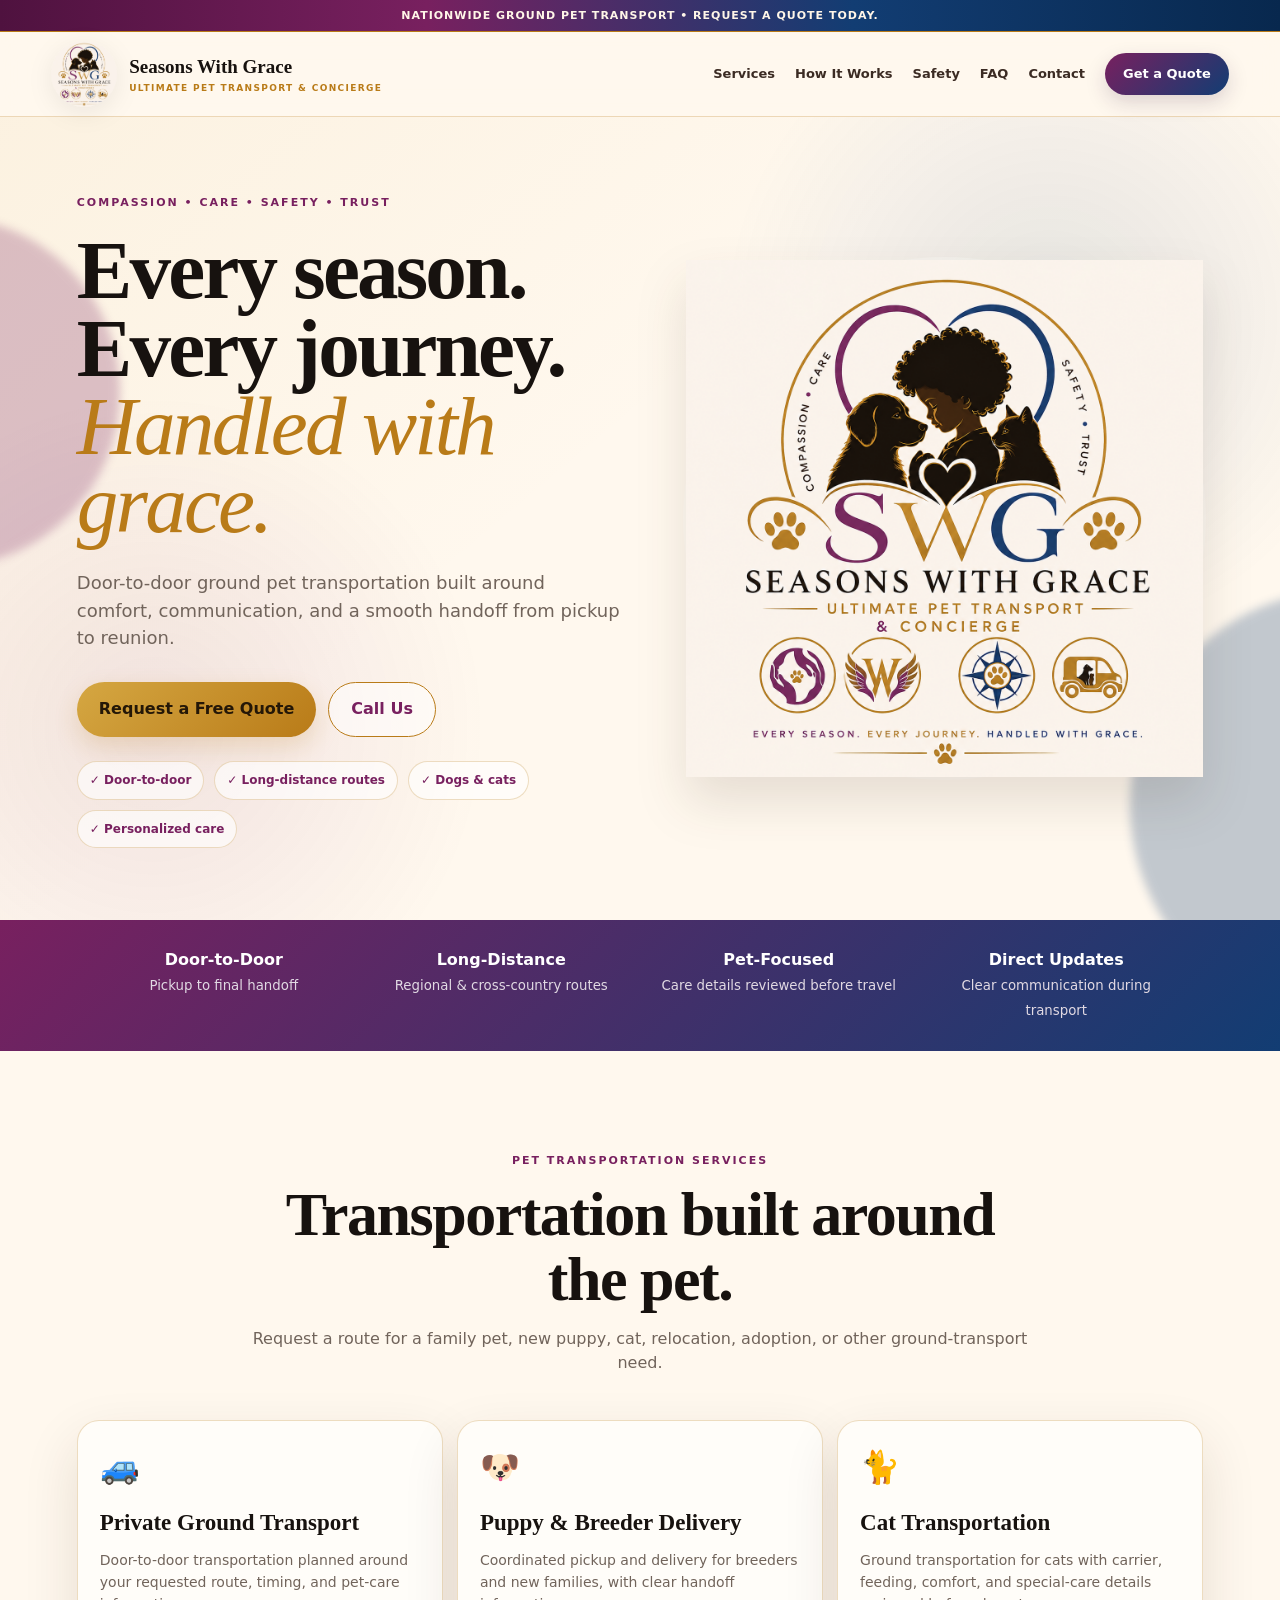
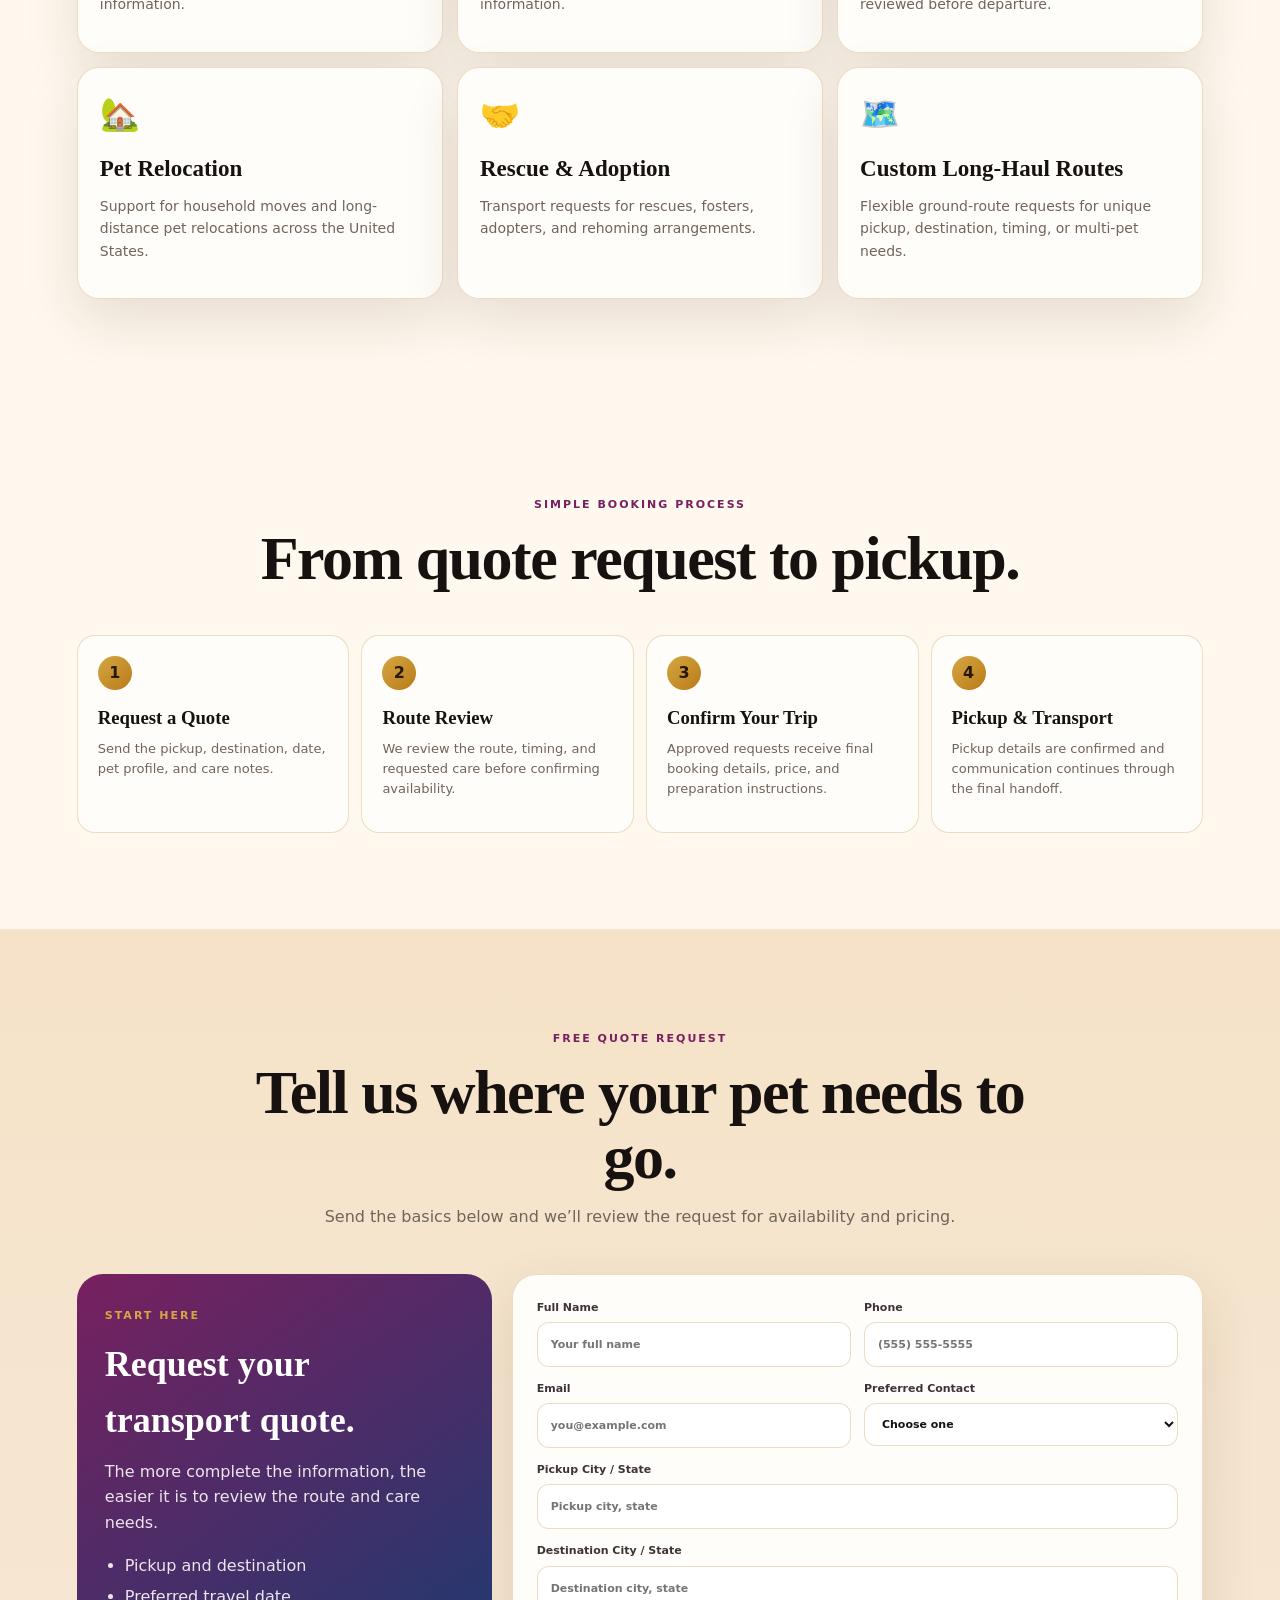
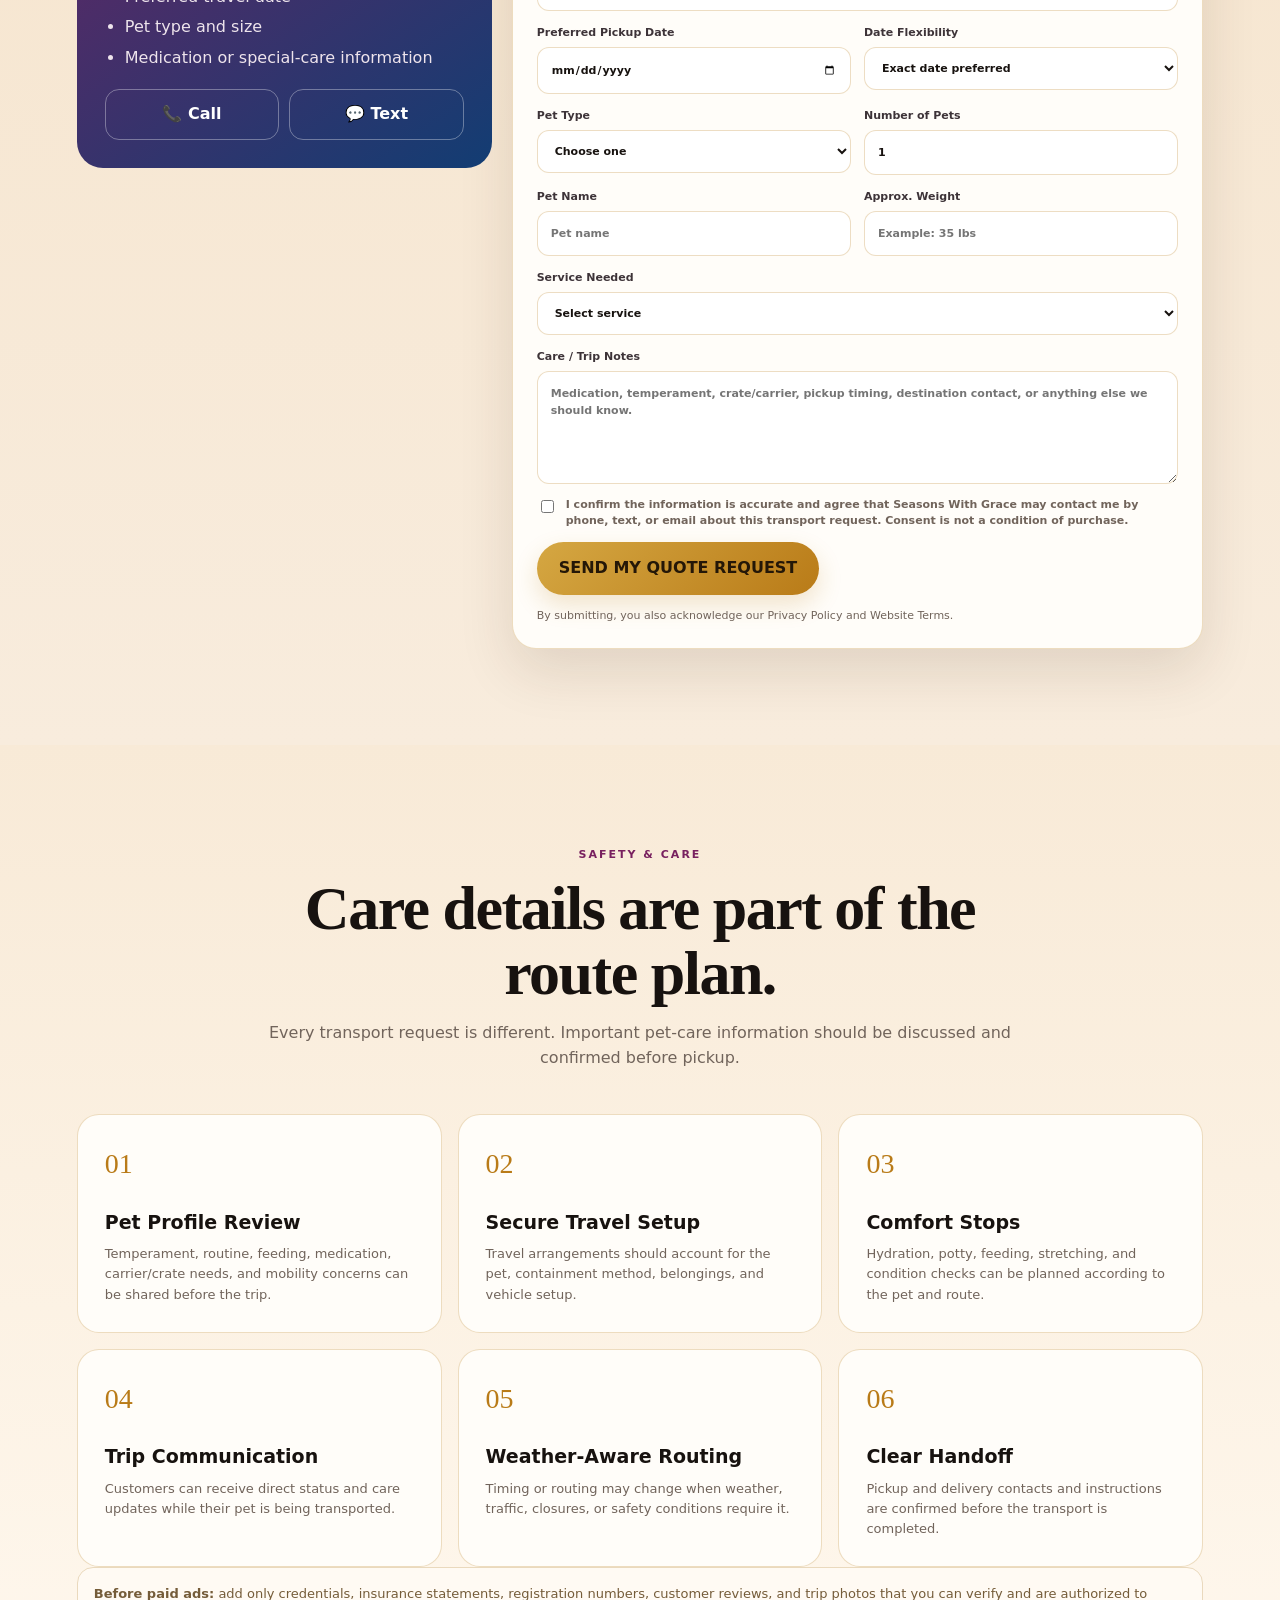
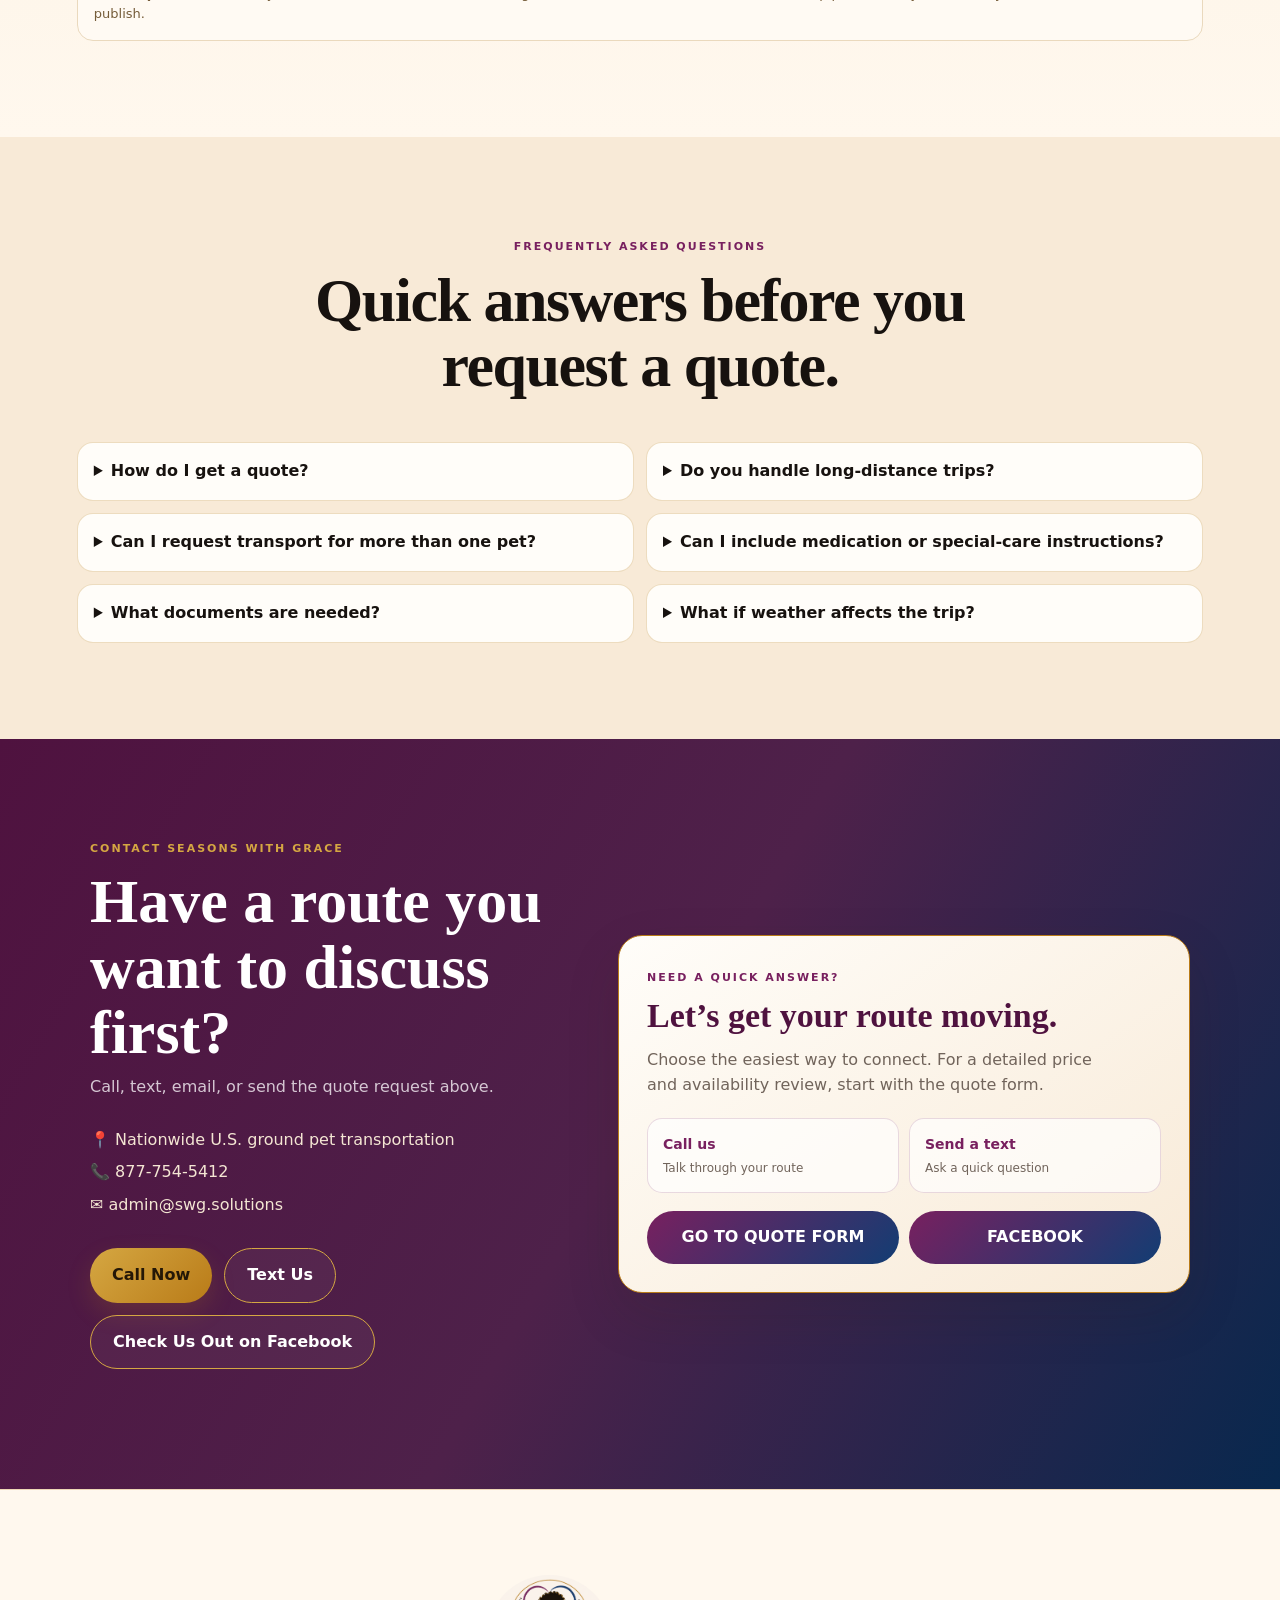
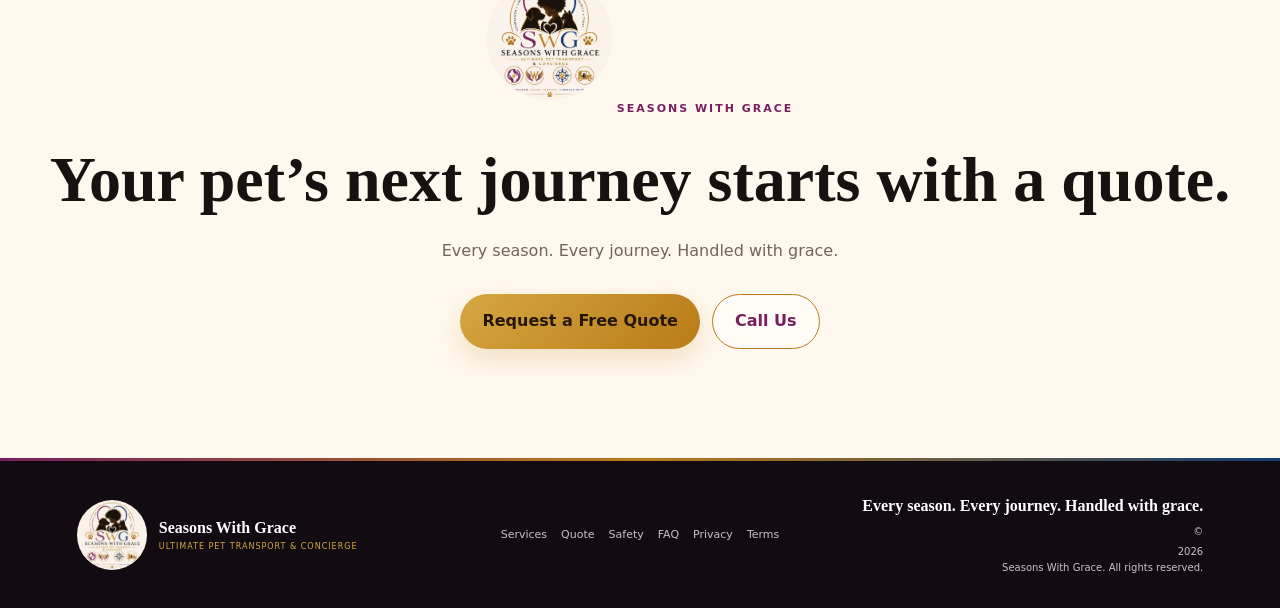
<file: index.html>
<!doctype html>
<html lang="en">
<head>
  <meta charset="utf-8">
  <meta name="viewport" content="width=device-width,initial-scale=1">
  <meta name="theme-color" content="#fff8ee">
  <title>Seasons With Grace | Nationwide Pet Transport</title>
  <meta name="description" content="Request a quote for compassionate door-to-door pet transportation with Seasons With Grace. Long-distance pet transport, puppy delivery, cat transport, relocation and custom ground routes.">
  <link rel="icon" href="images/logo.png">
  <link rel="stylesheet" href="styles.css">
  <link rel="stylesheet" href="launch.css">
</head>
<body>
  <div class="announcement" data-announcement>Nationwide ground pet transport • Request a quote today.</div>

  <header class="topbar">
    <a href="#home" class="brand" aria-label="Seasons With Grace home">
      <img src="images/logo.png" class="brand-logo" alt="Seasons With Grace logo">
      <div class="brand-copy"><strong>Seasons With Grace</strong><span>Ultimate Pet Transport & Concierge</span></div>
    </a>
    <button class="menu-btn" id="menuBtn" aria-label="Open menu" aria-expanded="false">☰</button>
    <nav id="mainNav">
      <a href="#services">Services</a>
      <a href="#how">How It Works</a>
      <a href="#safety">Safety</a>
      <a href="#faq">FAQ</a>
      <a href="#contact">Contact</a>
      <a class="nav-cta" href="#quote">Get a Quote</a>
    </nav>
  </header>

  <main>
    <section class="hero" id="home">
      <div class="hero-orb plum"></div><div class="hero-orb blue"></div>
      <div class="hero-copy">
        <span class="eyebrow">Compassion • Care • Safety • Trust</span>
        <h1>Every season.<br>Every journey.<br><em>Handled with grace.</em></h1>
        <p class="hero-lead">Door-to-door ground pet transportation built around comfort, communication, and a smooth handoff from pickup to reunion.</p>
        <div class="hero-actions">
          <a class="btn btn-gold" href="#quote" data-track="quote_click">Request a Free Quote</a>
          <a class="btn btn-outline" data-phone-link href="#" data-track="call_click">Call Us</a>
        </div>
        <div class="launch-hero-badges"><span>✓ Door-to-door</span><span>✓ Long-distance routes</span><span>✓ Dogs & cats</span><span>✓ Personalized care</span></div>
      </div>
      <div class="launch-logo-card">
        <img src="images/logo.png" alt="Seasons With Grace brand mark">
      </div>
    </section>

    <section class="ad-trust-strip">
      <div class="ad-trust-grid">
        <div><strong>Door-to-Door</strong><small>Pickup to final handoff</small></div>
        <div><strong>Long-Distance</strong><small>Regional & cross-country routes</small></div>
        <div><strong>Pet-Focused</strong><small>Care details reviewed before travel</small></div>
        <div><strong>Direct Updates</strong><small>Clear communication during transport</small></div>
      </div>
    </section>

    <section class="section" id="services">
      <div class="section-head"><span class="section-kicker">Pet Transportation Services</span><h2>Transportation built around the pet.</h2><p>Request a route for a family pet, new puppy, cat, relocation, adoption, or other ground-transport need.</p></div>
      <div class="launch-grid">
        <article class="launch-card"><div class="icon">🚙</div><h3>Private Ground Transport</h3><p>Door-to-door transportation planned around your requested route, timing, and pet-care information.</p></article>
        <article class="launch-card"><div class="icon">🐶</div><h3>Puppy & Breeder Delivery</h3><p>Coordinated pickup and delivery for breeders and new families, with clear handoff information.</p></article>
        <article class="launch-card"><div class="icon">🐈</div><h3>Cat Transportation</h3><p>Ground transportation for cats with carrier, feeding, comfort, and special-care details reviewed before departure.</p></article>
        <article class="launch-card"><div class="icon">🏡</div><h3>Pet Relocation</h3><p>Support for household moves and long-distance pet relocations across the United States.</p></article>
        <article class="launch-card"><div class="icon">🤝</div><h3>Rescue & Adoption</h3><p>Transport requests for rescues, fosters, adopters, and rehoming arrangements.</p></article>
        <article class="launch-card"><div class="icon">🗺️</div><h3>Custom Long-Haul Routes</h3><p>Flexible ground-route requests for unique pickup, destination, timing, or multi-pet needs.</p></article>
      </div>
    </section>

    <section class="section" id="how">
      <div class="section-head"><span class="section-kicker">Simple Booking Process</span><h2>From quote request to pickup.</h2></div>
      <div class="launch-process">
        <article class="launch-step"><b>1</b><h3>Request a Quote</h3><p>Send the pickup, destination, date, pet profile, and care notes.</p></article>
        <article class="launch-step"><b>2</b><h3>Route Review</h3><p>We review the route, timing, and requested care before confirming availability.</p></article>
        <article class="launch-step"><b>3</b><h3>Confirm Your Trip</h3><p>Approved requests receive final booking details, price, and preparation instructions.</p></article>
        <article class="launch-step"><b>4</b><h3>Pickup & Transport</h3><p>Pickup details are confirmed and communication continues through the final handoff.</p></article>
      </div>
    </section>

    <section class="section quote-section" id="quote">
      <div class="section-head"><span class="section-kicker">Free Quote Request</span><h2>Tell us where your pet needs to go.</h2><p>Send the basics below and we’ll review the request for availability and pricing.</p></div>
      <div class="launch-quote-shell">
        <aside class="launch-quote-copy">
          <span class="section-kicker light">Start Here</span>
          <h2>Request your transport quote.</h2>
          <p>The more complete the information, the easier it is to review the route and care needs.</p>
          <ul><li>Pickup and destination</li><li>Preferred travel date</li><li>Pet type and size</li><li>Medication or special-care information</li></ul>
          <div class="direct-contact">
            <a data-phone-link href="#" data-track="call_click">📞 Call</a>
            <a data-sms-link href="#" data-track="sms_click">💬 Text</a>
          </div>
        </aside>

        <form id="leadForm" class="launch-form">
          <div class="form-grid">
            <label>Full Name<input name="name" autocomplete="name" required placeholder="Your full name"></label>
            <label>Phone<input name="phone" autocomplete="tel" required placeholder="(555) 555-5555"></label>
            <label>Email<input name="email" type="email" autocomplete="email" required placeholder="you@example.com"></label>
            <label>Preferred Contact<select name="contactMethod" required><option value="">Choose one</option><option>Text</option><option>Phone Call</option><option>Email</option></select></label>

            <label class="span-2">Pickup City / State<input name="pickup" required placeholder="Pickup city, state"></label>
            <label class="span-2">Destination City / State<input name="dropoff" required placeholder="Destination city, state"></label>

            <label>Preferred Pickup Date<input name="date" type="date" required></label>
            <label>Date Flexibility<select name="dateFlex"><option>Exact date preferred</option><option>± 1 day</option><option>± 2–3 days</option><option>Flexible — contact me</option></select></label>

            <label>Pet Type<select name="petType" required><option value="">Choose one</option><option>Dog</option><option>Cat</option><option>Other small animal</option></select></label>
            <label>Number of Pets<input name="petCount" type="number" min="1" max="10" value="1" required></label>

            <label>Pet Name<input name="petName" required placeholder="Pet name"></label>
            <label>Approx. Weight<input name="weight" placeholder="Example: 35 lbs"></label>

            <label class="span-2">Service Needed<select name="serviceType" required><option value="">Select service</option><option>Private Ground Transport</option><option>Puppy / Breeder Delivery</option><option>Cat Transportation</option><option>Pet Relocation</option><option>Rescue / Adoption Transport</option><option>Multi-Pet Transport</option><option>Custom Long-Haul Route</option></select></label>

            <label class="span-2">Care / Trip Notes<textarea name="notes" rows="5" placeholder="Medication, temperament, crate/carrier, pickup timing, destination contact, or anything else we should know."></textarea></label>
          </div>

          <label class="launch-consent"><input type="checkbox" name="contactConsent" required><span>I confirm the information is accurate and agree that Seasons With Grace may contact me by phone, text, or email about this transport request. Consent is not a condition of purchase.</span></label>

          <button class="btn btn-gold full" type="submit" id="leadSubmit">SEND MY QUOTE REQUEST</button>
          <div id="leadStatus" class="launch-form-status" role="status"></div>
          <p style="font-size:11px;color:var(--muted);margin:12px 0 0">By submitting, you also acknowledge our <a href="privacy.html">Privacy Policy</a> and <a href="terms.html">Website Terms</a>.</p>
        </form>
      </div>
    </section>

    <section class="section safety-section" id="safety">
      <div class="section-head"><span class="section-kicker">Safety & Care</span><h2>Care details are part of the route plan.</h2><p>Every transport request is different. Important pet-care information should be discussed and confirmed before pickup.</p></div>
      <div class="safety-grid">
        <article><span>01</span><h3>Pet Profile Review</h3><p>Temperament, routine, feeding, medication, carrier/crate needs, and mobility concerns can be shared before the trip.</p></article>
        <article><span>02</span><h3>Secure Travel Setup</h3><p>Travel arrangements should account for the pet, containment method, belongings, and vehicle setup.</p></article>
        <article><span>03</span><h3>Comfort Stops</h3><p>Hydration, potty, feeding, stretching, and condition checks can be planned according to the pet and route.</p></article>
        <article><span>04</span><h3>Trip Communication</h3><p>Customers can receive direct status and care updates while their pet is being transported.</p></article>
        <article><span>05</span><h3>Weather-Aware Routing</h3><p>Timing or routing may change when weather, traffic, closures, or safety conditions require it.</p></article>
        <article><span>06</span><h3>Clear Handoff</h3><p>Pickup and delivery contacts and instructions are confirmed before the transport is completed.</p></article>
      </div>
      <div class="proof-note"><strong>Before paid ads:</strong> add only credentials, insurance statements, registration numbers, customer reviews, and trip photos that you can verify and are authorized to publish.</div>
    </section>

    <section class="section faq-section" id="faq">
      <div class="section-head"><span class="section-kicker">Frequently Asked Questions</span><h2>Quick answers before you request a quote.</h2></div>
      <div class="faq-short">
        <details><summary>How do I get a quote?</summary><p>Complete the quote form with your route, preferred date, pet information, and any special-care needs. We’ll review the request and contact you about availability and pricing.</p></details>
        <details><summary>Do you handle long-distance trips?</summary><p>Long-distance and cross-state ground-transport requests can be submitted through the quote form. Availability depends on the requested route and schedule.</p></details>
        <details><summary>Can I request transport for more than one pet?</summary><p>Yes. Enter the number of pets and explain each pet’s details or separate care needs in the notes.</p></details>
        <details><summary>Can I include medication or special-care instructions?</summary><p>Yes. Include the details in your request. The requested care should be reviewed and confirmed before a booking is accepted.</p></details>
        <details><summary>What documents are needed?</summary><p>Requirements can vary based on the pet, route, destination, and current regulations. Required documents should be confirmed before pickup.</p></details>
        <details><summary>What if weather affects the trip?</summary><p>Safety comes first. Timing or routing may need to change when conditions make the original plan unsafe or impractical.</p></details>
      </div>
    </section>

    <section class="section contact-section" id="contact">
      <div class="contact-grid">
        <div class="contact-copy">
          <span class="section-kicker light">Contact Seasons With Grace</span>
          <h2>Have a route you want to discuss first?</h2>
          <p>Call, text, email, or send the quote request above.</p>
          <div class="contact-points">
            <span>📍 <span data-service-area>Nationwide U.S. ground pet transportation</span></span>
            <span>📞 <a data-phone-link data-phone-display href="#">Phone</a></span>
            <span>✉️ <a data-email-link data-email-display href="#">Email</a></span>
          </div>
          <div class="hero-actions">
            <a class="btn btn-gold" data-phone-link href="#" data-track="call_click">Call Now</a>
            <a class="btn btn-outline-light" data-sms-link href="#" data-track="sms_click">Text Us</a>
            <a class="btn btn-outline-light" href="https://www.facebook.com/share/g/1HZTRnsoTV/?mibextid=wwXIfr" target="_blank" rel="noopener noreferrer">Check Us Out on Facebook</a>
          </div>
        </div>
        <div class="quick-answer-card">
          <span class="section-kicker">Need a quick answer?</span>
          <h3>Let’s get your route moving.</h3>
          <p>Choose the easiest way to connect. For a detailed price and availability review, start with the quote form.</p>
          <div class="quick-answer-options">
            <a class="quick-answer-option" data-phone-link href="#" data-track="call_click"><strong>Call us</strong><span>Talk through your route</span></a>
            <a class="quick-answer-option" data-sms-link href="#" data-track="sms_click"><strong>Send a text</strong><span>Ask a quick question</span></a>
          </div>
          <div class="quick-answer-actions">
            <a class="btn btn-plum" href="#quote" data-track="quote_click">GO TO QUOTE FORM</a>
            <a class="btn btn-plum" href="https://www.facebook.com/share/g/1HZTRnsoTV/?mibextid=wwXIfr" target="_blank" rel="noopener noreferrer">FACEBOOK</a>
          </div>
        </div>
      </div>
    </section>

    <section class="final-cta">
      <img src="images/logo.png" alt="Seasons With Grace logo">
      <span class="section-kicker">Seasons With Grace</span>
      <h2>Your pet’s next journey starts with a quote.</h2>
      <p>Every season. Every journey. Handled with grace.</p>
      <div class="hero-actions center"><a href="#quote" class="btn btn-gold" data-track="quote_click">Request a Free Quote</a><a class="btn btn-outline" data-phone-link href="#" data-track="call_click">Call Us</a></div>
    </section>
  </main>

  <footer>
    <div class="footer-brand"><img src="images/logo.png" alt="Seasons With Grace logo"><div><strong>Seasons With Grace</strong><span>Ultimate Pet Transport & Concierge</span></div></div>
    <div class="footer-links"><a href="#services">Services</a><a href="#quote">Quote</a><a href="#safety">Safety</a><a href="#faq">FAQ</a><a href="privacy.html">Privacy</a><a href="terms.html">Terms</a></div>
    <div class="footer-note"><b>Every season. Every journey. Handled with grace.</b><span>© <span id="year"></span> Seasons With Grace. All rights reserved.</span></div>
  </footer>

  <div class="mobile-lead-bar"><a class="call" data-phone-link href="#" data-track="call_click">CALL</a><a class="quote" href="#quote" data-track="quote_click">GET QUOTE</a></div>
  <div id="cookieBanner" class="cookie-banner" role="dialog" aria-label="Analytics preferences"><p>We use optional analytics and advertising tools to understand website activity and measure ads. You can accept or decline non-essential tracking.</p><div class="cookie-actions"><button class="accept" id="acceptAnalytics">Accept Analytics</button><button class="decline" id="declineAnalytics">No Thanks</button><a href="privacy.html" style="color:#f0d18a;font-size:12px;padding:8px">Privacy</a></div></div>

  <script src="launch-config.js"></script>
  <script src="launch-runtime.js"></script>
  <script src="app.js"></script>
</body>
</html>
</file>
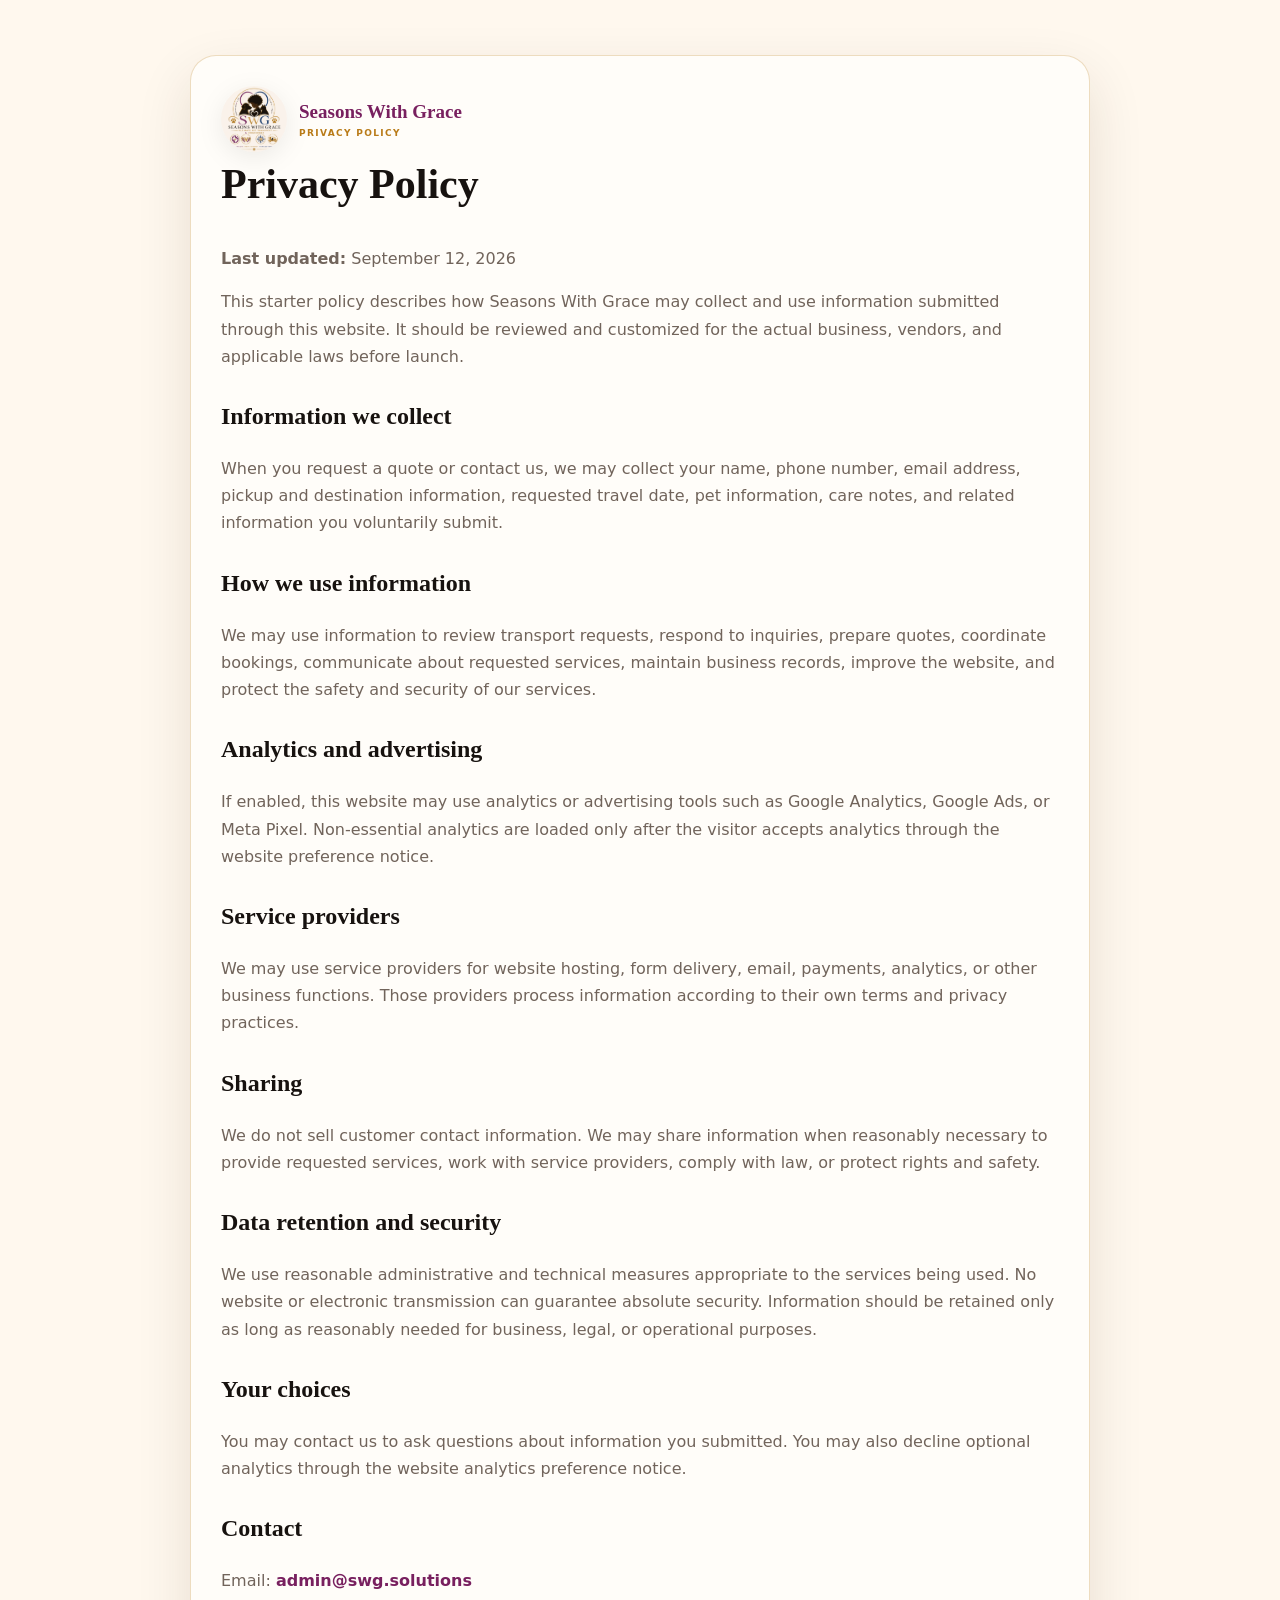
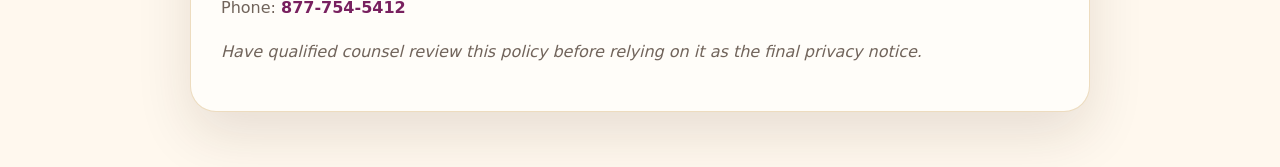
<file: privacy.html>
<!doctype html>
<html lang="en"><head><meta charset="utf-8"><meta name="viewport" content="width=device-width,initial-scale=1"><title>Privacy Policy | Seasons With Grace</title><link rel="stylesheet" href="styles.css"><link rel="stylesheet" href="launch.css"></head>
<body>
<main class="policy-card">
  <a href="index.html" class="brand"><img src="images/logo.png" class="brand-logo" alt="Seasons With Grace logo"><div class="brand-copy"><strong>Seasons With Grace</strong><span>Privacy Policy</span></div></a>
  <h1>Privacy Policy</h1>
  <p><strong>Last updated:</strong> September 12, 2026</p>
  <p>This starter policy describes how Seasons With Grace may collect and use information submitted through this website. It should be reviewed and customized for the actual business, vendors, and applicable laws before launch.</p>
  <h2>Information we collect</h2>
  <p>When you request a quote or contact us, we may collect your name, phone number, email address, pickup and destination information, requested travel date, pet information, care notes, and related information you voluntarily submit.</p>
  <h2>How we use information</h2>
  <p>We may use information to review transport requests, respond to inquiries, prepare quotes, coordinate bookings, communicate about requested services, maintain business records, improve the website, and protect the safety and security of our services.</p>
  <h2>Analytics and advertising</h2>
  <p>If enabled, this website may use analytics or advertising tools such as Google Analytics, Google Ads, or Meta Pixel. Non-essential analytics are loaded only after the visitor accepts analytics through the website preference notice.</p>
  <h2>Service providers</h2>
  <p>We may use service providers for website hosting, form delivery, email, payments, analytics, or other business functions. Those providers process information according to their own terms and privacy practices.</p>
  <h2>Sharing</h2>
  <p>We do not sell customer contact information. We may share information when reasonably necessary to provide requested services, work with service providers, comply with law, or protect rights and safety.</p>
  <h2>Data retention and security</h2>
  <p>We use reasonable administrative and technical measures appropriate to the services being used. No website or electronic transmission can guarantee absolute security. Information should be retained only as long as reasonably needed for business, legal, or operational purposes.</p>
  <h2>Your choices</h2>
  <p>You may contact us to ask questions about information you submitted. You may also decline optional analytics through the website analytics preference notice.</p>
  <h2>Contact</h2>
  <p>Email: <a data-email-link data-email-display href="#">Configure business email</a><br>Phone: <a data-phone-link data-phone-display href="#">Configure business phone</a></p>
  <p><em>Have qualified counsel review this policy before relying on it as the final privacy notice.</em></p>
</main>
<script src="launch-config.js"></script><script src="launch-runtime.js"></script>
</body></html>
</file>
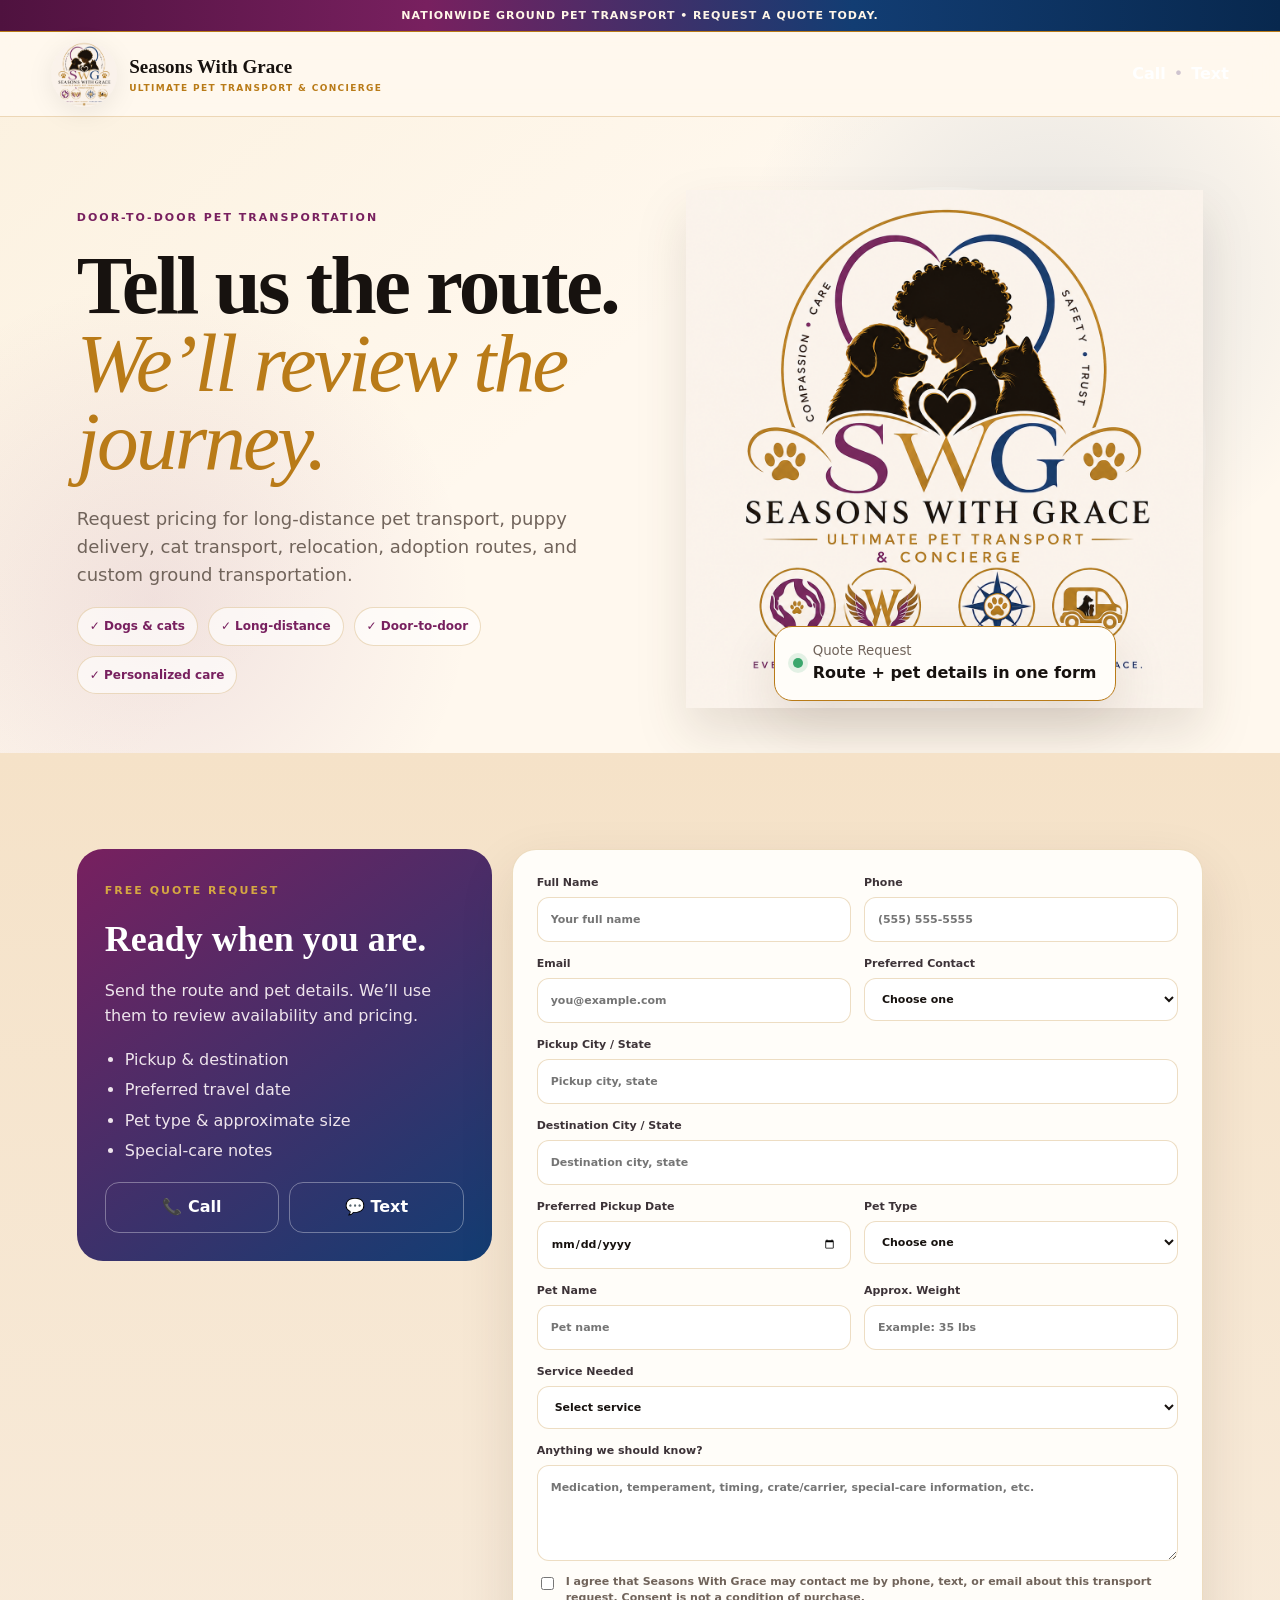
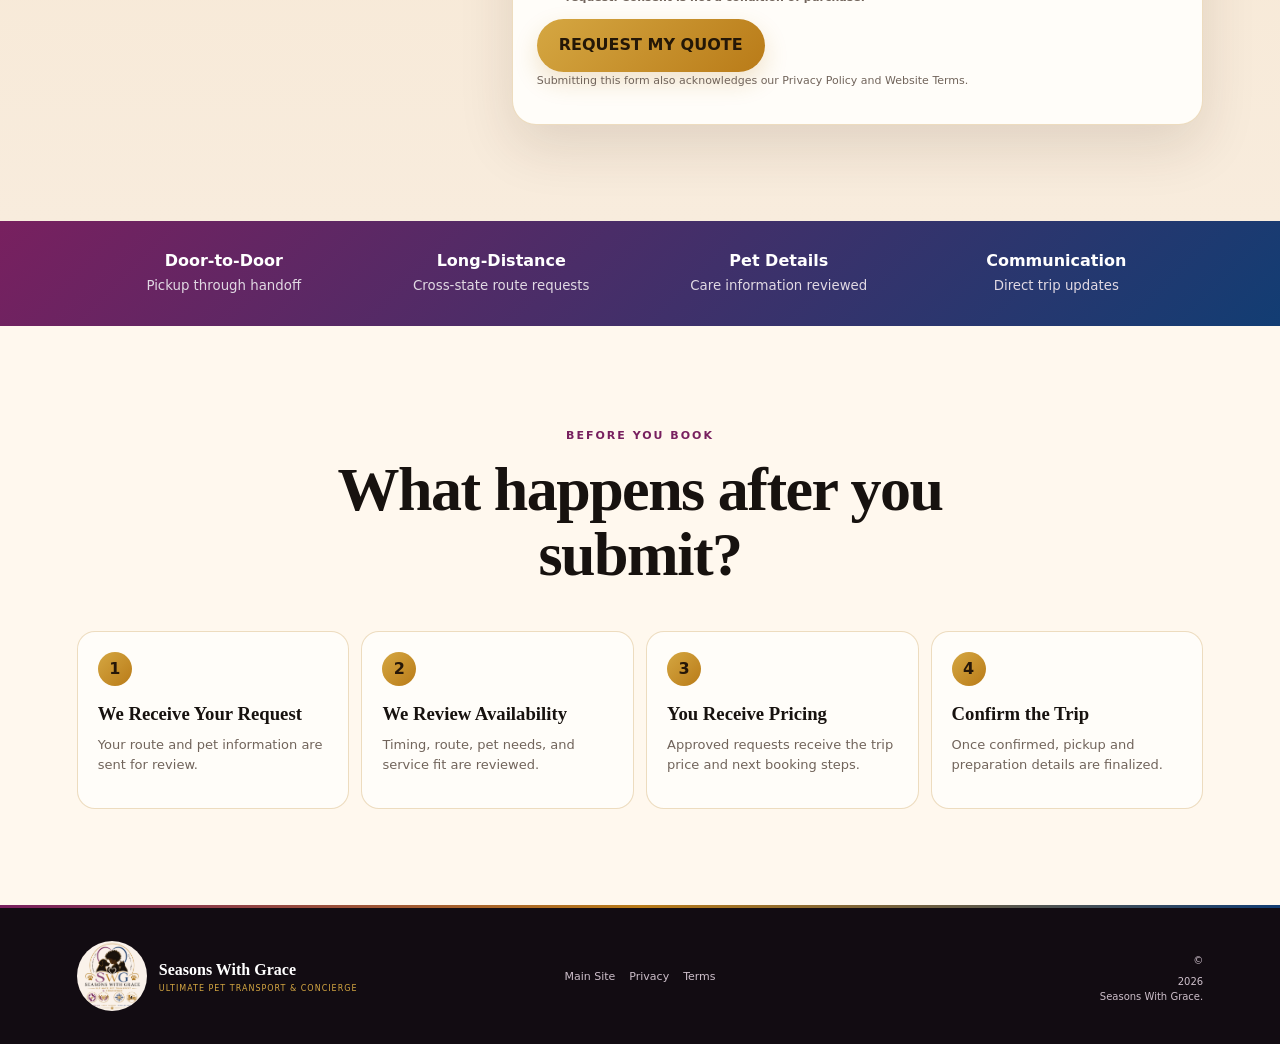
<file: quote.html>
<!doctype html>
<html lang="en">
<head>
  <meta charset="utf-8"><meta name="viewport" content="width=device-width,initial-scale=1">
  <meta name="theme-color" content="#fff8ee">
  <title>Get a Pet Transport Quote | Seasons With Grace</title>
  <meta name="description" content="Request a pet transport quote from Seasons With Grace. Door-to-door ground transport for dogs, cats, puppies, relocations and long-distance routes.">
  <link rel="icon" href="images/logo.png">
  <link rel="stylesheet" href="styles.css"><link rel="stylesheet" href="launch.css">
</head>
<body class="ad-landing">
  <div class="announcement" data-announcement>Nationwide ground pet transport • Request a quote today.</div>
  <header class="topbar">
    <a href="index.html" class="brand"><img src="images/logo.png" class="brand-logo" alt="Seasons With Grace logo"><div class="brand-copy"><strong>Seasons With Grace</strong><span>Ultimate Pet Transport & Concierge</span></div></a>
    <div class="launch-top-contact"><a data-phone-link href="#" data-track="call_click">Call</a><span style="color:#cfc4cf">•</span><a data-sms-link href="#" data-track="sms_click">Text</a></div>
  </header>

  <main>
    <section class="hero">
      <div class="hero-copy">
        <span class="eyebrow">Door-to-Door Pet Transportation</span>
        <h1>Tell us the route.<br><em>We’ll review the journey.</em></h1>
        <p class="hero-lead">Request pricing for long-distance pet transport, puppy delivery, cat transport, relocation, adoption routes, and custom ground transportation.</p>
        <div class="launch-hero-badges"><span>✓ Dogs & cats</span><span>✓ Long-distance</span><span>✓ Door-to-door</span><span>✓ Personalized care</span></div>
      </div>
      <div class="launch-logo-card"><img src="images/logo.png" alt="Seasons With Grace logo"><div class="launch-care-pill"><i></i><div><small>Quote Request</small><strong>Route + pet details in one form</strong></div></div></div>
    </section>

    <section class="section quote-section" id="quote">
      <div class="launch-quote-shell">
        <aside class="launch-quote-copy">
          <span class="section-kicker light">Free Quote Request</span>
          <h2>Ready when you are.</h2>
          <p>Send the route and pet details. We’ll use them to review availability and pricing.</p>
          <ul><li>Pickup & destination</li><li>Preferred travel date</li><li>Pet type & approximate size</li><li>Special-care notes</li></ul>
          <div class="direct-contact"><a data-phone-link href="#" data-track="call_click">📞 Call</a><a data-sms-link href="#" data-track="sms_click">💬 Text</a></div>
        </aside>

        <form id="leadForm" class="launch-form">
          <div class="form-grid">
            <label>Full Name<input name="name" autocomplete="name" required placeholder="Your full name"></label>
            <label>Phone<input name="phone" autocomplete="tel" required placeholder="(555) 555-5555"></label>
            <label>Email<input name="email" type="email" autocomplete="email" required placeholder="you@example.com"></label>
            <label>Preferred Contact<select name="contactMethod" required><option value="">Choose one</option><option>Text</option><option>Phone Call</option><option>Email</option></select></label>
            <label class="span-2">Pickup City / State<input name="pickup" required placeholder="Pickup city, state"></label>
            <label class="span-2">Destination City / State<input name="dropoff" required placeholder="Destination city, state"></label>
            <label>Preferred Pickup Date<input name="date" type="date" required></label>
            <label>Pet Type<select name="petType" required><option value="">Choose one</option><option>Dog</option><option>Cat</option><option>Other small animal</option></select></label>
            <label>Pet Name<input name="petName" required placeholder="Pet name"></label>
            <label>Approx. Weight<input name="weight" placeholder="Example: 35 lbs"></label>
            <label class="span-2">Service Needed<select name="serviceType" required><option value="">Select service</option><option>Private Ground Transport</option><option>Puppy / Breeder Delivery</option><option>Cat Transportation</option><option>Pet Relocation</option><option>Rescue / Adoption Transport</option><option>Multi-Pet Transport</option><option>Custom Long-Haul Route</option></select></label>
            <label class="span-2">Anything we should know?<textarea name="notes" rows="4" placeholder="Medication, temperament, timing, crate/carrier, special-care information, etc."></textarea></label>
          </div>
          <label class="launch-consent"><input type="checkbox" name="contactConsent" required><span>I agree that Seasons With Grace may contact me by phone, text, or email about this transport request. Consent is not a condition of purchase.</span></label>
          <button class="btn btn-gold full" type="submit" id="leadSubmit">REQUEST MY QUOTE</button>
          <div id="leadStatus" class="launch-form-status" role="status"></div>
          <p style="font-size:11px;color:var(--muted)">Submitting this form also acknowledges our <a href="privacy.html">Privacy Policy</a> and <a href="terms.html">Website Terms</a>.</p>
        </form>
      </div>
    </section>

    <section class="ad-trust-strip"><div class="ad-trust-grid"><div><strong>Door-to-Door</strong><small>Pickup through handoff</small></div><div><strong>Long-Distance</strong><small>Cross-state route requests</small></div><div><strong>Pet Details</strong><small>Care information reviewed</small></div><div><strong>Communication</strong><small>Direct trip updates</small></div></div></section>

    <section class="section">
      <div class="section-head"><span class="section-kicker">Before You Book</span><h2>What happens after you submit?</h2></div>
      <div class="launch-process"><article class="launch-step"><b>1</b><h3>We Receive Your Request</h3><p>Your route and pet information are sent for review.</p></article><article class="launch-step"><b>2</b><h3>We Review Availability</h3><p>Timing, route, pet needs, and service fit are reviewed.</p></article><article class="launch-step"><b>3</b><h3>You Receive Pricing</h3><p>Approved requests receive the trip price and next booking steps.</p></article><article class="launch-step"><b>4</b><h3>Confirm the Trip</h3><p>Once confirmed, pickup and preparation details are finalized.</p></article></div>
    </section>
  </main>

  <footer><div class="footer-brand"><img src="images/logo.png" alt="Seasons With Grace logo"><div><strong>Seasons With Grace</strong><span>Ultimate Pet Transport & Concierge</span></div></div><div class="footer-links"><a href="index.html">Main Site</a><a href="privacy.html">Privacy</a><a href="terms.html">Terms</a></div><div class="footer-note"><span>© <span id="year"></span> Seasons With Grace.</span></div></footer>
  <div class="mobile-lead-bar"><a class="call" data-phone-link href="#" data-track="call_click">CALL</a><a class="quote" href="#quote">GET QUOTE</a></div>
  <div id="cookieBanner" class="cookie-banner"><p>We use optional analytics and advertising tools to understand website activity and measure ads.</p><div class="cookie-actions"><button class="accept" id="acceptAnalytics">Accept Analytics</button><button class="decline" id="declineAnalytics">No Thanks</button><a href="privacy.html" style="color:#f0d18a;font-size:12px;padding:8px">Privacy</a></div></div>
  <script src="launch-config.js"></script><script src="launch-runtime.js"></script><script src="app.js"></script>
</body>
</html>
</file>
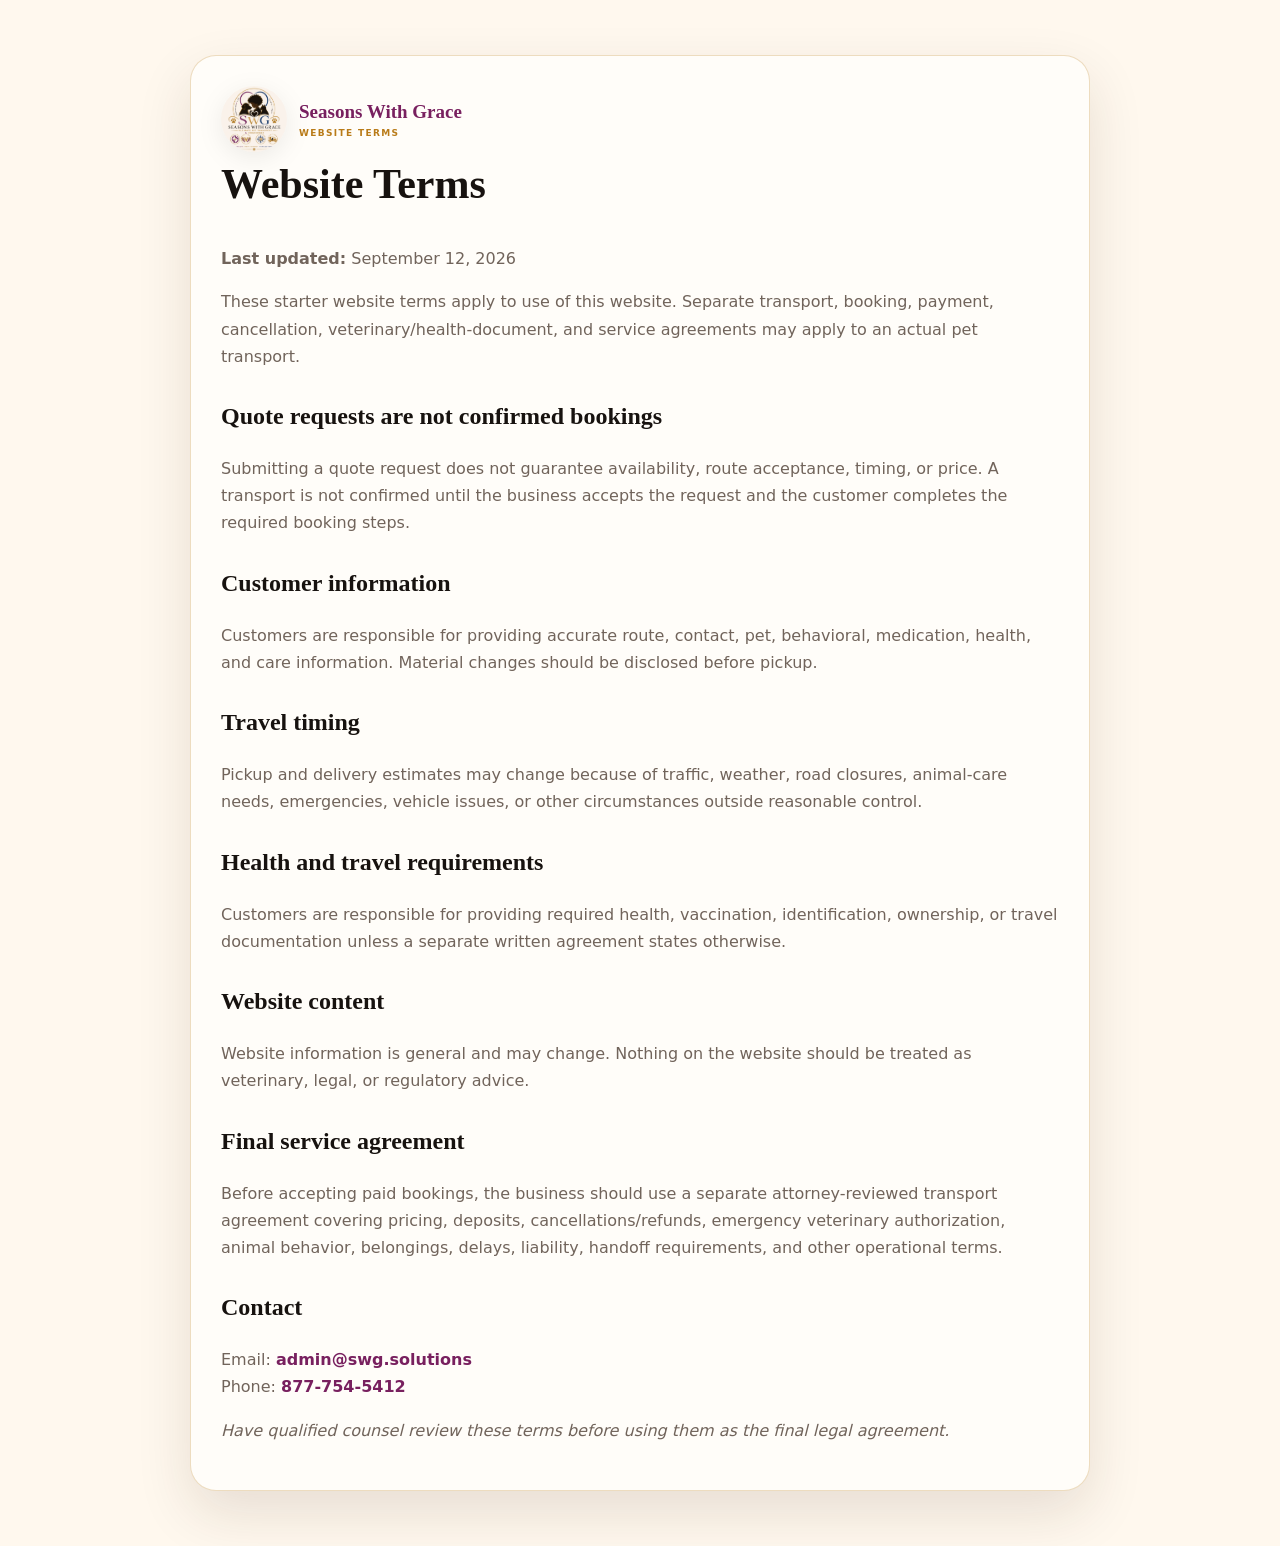
<file: terms.html>
<!doctype html>
<html lang="en"><head><meta charset="utf-8"><meta name="viewport" content="width=device-width,initial-scale=1"><title>Website Terms | Seasons With Grace</title><link rel="stylesheet" href="styles.css"><link rel="stylesheet" href="launch.css"></head>
<body>
<main class="policy-card">
  <a href="index.html" class="brand"><img src="images/logo.png" class="brand-logo" alt="Seasons With Grace logo"><div class="brand-copy"><strong>Seasons With Grace</strong><span>Website Terms</span></div></a>
  <h1>Website Terms</h1>
  <p><strong>Last updated:</strong> September 12, 2026</p>
  <p>These starter website terms apply to use of this website. Separate transport, booking, payment, cancellation, veterinary/health-document, and service agreements may apply to an actual pet transport.</p>
  <h2>Quote requests are not confirmed bookings</h2>
  <p>Submitting a quote request does not guarantee availability, route acceptance, timing, or price. A transport is not confirmed until the business accepts the request and the customer completes the required booking steps.</p>
  <h2>Customer information</h2>
  <p>Customers are responsible for providing accurate route, contact, pet, behavioral, medication, health, and care information. Material changes should be disclosed before pickup.</p>
  <h2>Travel timing</h2>
  <p>Pickup and delivery estimates may change because of traffic, weather, road closures, animal-care needs, emergencies, vehicle issues, or other circumstances outside reasonable control.</p>
  <h2>Health and travel requirements</h2>
  <p>Customers are responsible for providing required health, vaccination, identification, ownership, or travel documentation unless a separate written agreement states otherwise.</p>
  <h2>Website content</h2>
  <p>Website information is general and may change. Nothing on the website should be treated as veterinary, legal, or regulatory advice.</p>
  <h2>Final service agreement</h2>
  <p>Before accepting paid bookings, the business should use a separate attorney-reviewed transport agreement covering pricing, deposits, cancellations/refunds, emergency veterinary authorization, animal behavior, belongings, delays, liability, handoff requirements, and other operational terms.</p>
  <h2>Contact</h2>
  <p>Email: <a data-email-link data-email-display href="#">Configure business email</a><br>Phone: <a data-phone-link data-phone-display href="#">Configure business phone</a></p>
  <p><em>Have qualified counsel review these terms before using them as the final legal agreement.</em></p>
</main>
<script src="launch-config.js"></script><script src="launch-runtime.js"></script>
</body></html>
</file>
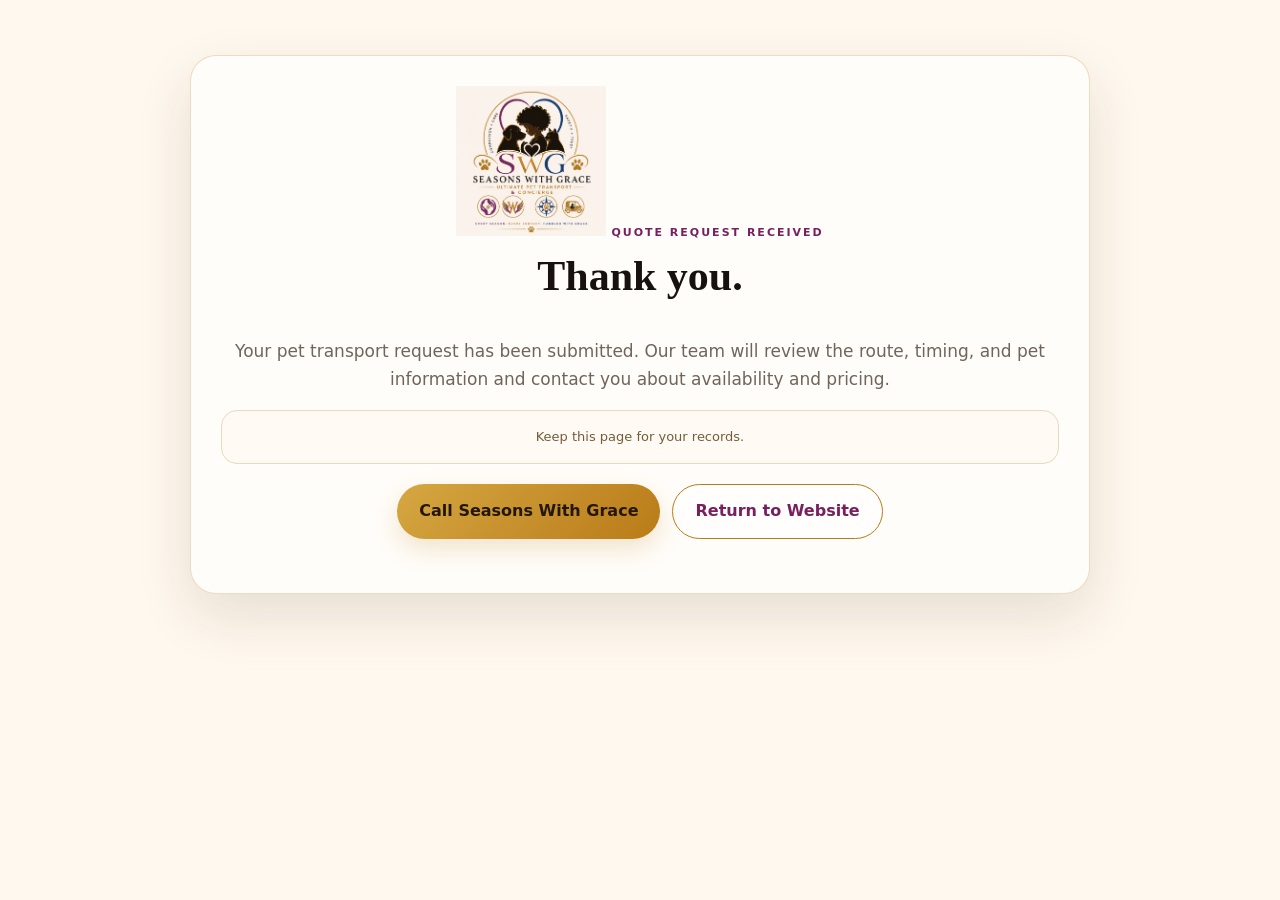
<file: thank-you.html>
<!doctype html>
<html lang="en"><head><meta charset="utf-8"><meta name="viewport" content="width=device-width,initial-scale=1"><meta name="theme-color" content="#fff8ee"><title>Quote Request Received | Seasons With Grace</title><link rel="stylesheet" href="styles.css"><link rel="stylesheet" href="launch.css"></head>
<body>
  <div class="thankyou-card">
    <img src="images/logo.png" alt="Seasons With Grace logo">
    <span class="section-kicker">Quote Request Received</span>
    <h1>Thank you.</h1>
    <p style="color:var(--muted);font-size:17px;line-height:1.65">Your pet transport request has been submitted. Our team will review the route, timing, and pet information and contact you about availability and pricing.</p>
    <div class="proof-note" id="leadRef">Keep this page for your records.</div>
    <div class="hero-actions center" style="margin-top:20px"><a class="btn btn-gold" data-phone-link href="#">Call Seasons With Grace</a><a class="btn btn-outline" href="index.html">Return to Website</a></div>
  </div>
  <script src="launch-config.js"></script><script src="launch-runtime.js"></script>
  <script>
    const p=new URLSearchParams(location.search);const id=p.get("lead");if(id)document.getElementById("leadRef").textContent="Request reference: "+id;
  </script>
</body></html>
</file>
<file: styles.css>
:root{
  --cream:#fff8ee;--cream-2:#f9ecda;--paper:#fffdf9;--ink:#17120f;--muted:#71645b;
  --gold:#b97b18;--gold-2:#d5a742;--gold-pale:#ead0a0;--plum:#78205f;--plum-dark:#4f123f;
  --navy:#123d73;--navy-dark:#08284e;--green:#2f7457;--line:rgba(185,123,24,.26);
  --shadow:0 22px 55px rgba(55,34,17,.12);--radius:26px
}
*{box-sizing:border-box}html{scroll-behavior:smooth;scroll-padding-top:105px}body{margin:0;background:var(--cream);color:var(--ink);font-family:Inter,ui-sans-serif,system-ui,-apple-system,BlinkMacSystemFont,"Segoe UI",sans-serif;line-height:1.55}a{text-decoration:none;color:inherit}button,input,select,textarea{font:inherit}.announcement{padding:7px 18px;text-align:center;background:linear-gradient(90deg,var(--plum-dark),var(--plum),var(--navy),var(--navy-dark));color:#fff6e8;font-size:11px;font-weight:800;letter-spacing:1px;text-transform:uppercase;border-bottom:1px solid var(--gold)}
.topbar{position:sticky;top:0;z-index:1000;display:flex;align-items:center;justify-content:space-between;padding:9px clamp(18px,4vw,64px);background:rgba(255,248,238,.95);backdrop-filter:blur(18px);border-bottom:1px solid var(--line)}.brand{display:flex;align-items:center;gap:12px}.brand-logo{width:66px;height:66px;object-fit:contain;border-radius:50%;filter:drop-shadow(0 6px 12px rgba(0,0,0,.07))}.brand-copy strong{display:block;font-family:Georgia,serif;font-size:19px}.brand-copy span{display:block;color:var(--gold);font-size:9px;font-weight:900;letter-spacing:1.35px;text-transform:uppercase}nav{display:flex;align-items:center;gap:20px;font-size:13px;font-weight:780}nav a{color:#3b2b23;transition:.2s}nav a:hover{color:var(--plum)}.nav-cta{padding:11px 18px;border-radius:999px;background:linear-gradient(135deg,var(--plum),var(--navy));color:white!important;box-shadow:0 8px 20px rgba(58,31,68,.17)}.menu-btn{display:none;border:0;background:transparent;color:var(--plum);font-size:28px;cursor:pointer}
.hero{min-height:82vh;padding:72px clamp(24px,6vw,90px);display:grid;grid-template-columns:1.03fr .97fr;align-items:center;gap:60px;position:relative;overflow:hidden}.hero:before{content:"";position:absolute;inset:0;background:radial-gradient(circle at 12% 76%,rgba(120,32,95,.10),transparent 26%),radial-gradient(circle at 82% 25%,rgba(18,61,115,.11),transparent 27%),linear-gradient(140deg,rgba(213,167,66,.08),transparent 45%)}.hero-orb{position:absolute;border-radius:50%;filter:blur(5px);opacity:.25}.hero-orb.plum{width:350px;height:350px;background:var(--plum);left:-230px;top:100px}.hero-orb.blue{width:430px;height:430px;background:var(--navy);right:-280px;bottom:-100px}.hero-copy,.logo-stage{position:relative;z-index:2}.eyebrow,.section-kicker{display:inline-block;color:var(--plum);font-size:11px;font-weight:900;letter-spacing:2px;text-transform:uppercase}.section-kicker.light{color:var(--gold-2)}h1,h2,h3,p{margin-top:0}.hero h1{font-family:Georgia,"Times New Roman",serif;font-size:clamp(52px,6.5vw,94px);line-height:.94;letter-spacing:-2.8px;margin:17px 0 25px}.hero h1 em{font-weight:400;color:var(--gold);font-style:italic}.hero-lead{max-width:670px;color:var(--muted);font-size:18px}.hero-actions{display:flex;gap:12px;flex-wrap:wrap;margin:30px 0 24px}.btn{border:0;border-radius:999px;padding:14px 22px;font-weight:850;cursor:pointer;display:inline-flex;align-items:center;justify-content:center;transition:.2s transform,.2s box-shadow}.btn:hover{transform:translateY(-2px)}.btn-gold{background:linear-gradient(135deg,var(--gold-2),var(--gold));color:#241707;box-shadow:0 10px 25px rgba(185,123,24,.20)}.btn-plum{background:linear-gradient(135deg,var(--plum),var(--navy));color:#fff}.btn-soft{background:#efe3d2;color:#4b3830}.btn-outline{border:1px solid var(--gold);background:rgba(255,255,255,.52);color:var(--plum)}.btn-outline-light{border:1px solid var(--gold-2);background:rgba(255,255,255,.04);color:#fff}.hero-trust{display:flex;gap:12px 20px;flex-wrap:wrap;color:var(--muted);font-size:13px}.hero-trust span:first-letter{color:var(--green)}.logo-stage{min-height:590px;display:flex;flex-direction:column;align-items:center;justify-content:center;gap:18px;padding:18px 0 8px}.logo-visual{position:relative;width:min(100%,570px);aspect-ratio:1;display:grid;place-items:center}.logo-ring{position:absolute;width:91%;height:91%;border-radius:50%;border:1px solid rgba(185,123,24,.30);box-shadow:0 0 0 30px rgba(255,255,255,.24),0 0 0 31px rgba(120,32,95,.07)}.hero-logo{position:relative;z-index:2;width:100%;height:auto;display:block;filter:drop-shadow(0 25px 25px rgba(50,30,15,.12))}.live-pill{position:relative;z-index:3;left:auto;right:auto;bottom:auto;width:min(100%,390px);display:flex;gap:12px;align-items:center;justify-content:flex-start;background:var(--paper);border:1px solid var(--gold);border-radius:18px;padding:15px 18px;box-shadow:var(--shadow)}.live-pill i,.demo-badge i{display:block;width:10px;height:10px;border-radius:50%;background:#3aa76c;box-shadow:0 0 0 5px rgba(58,167,108,.14)}.live-pill small{display:block;color:var(--muted)}.live-pill strong{display:block;font-size:13px}
.quick-track{margin:0 clamp(24px,6vw,90px);padding:30px;border-radius:28px;background:linear-gradient(115deg,var(--plum-dark),var(--plum) 34%,var(--navy) 74%,var(--navy-dark));color:#fff;display:flex;align-items:center;justify-content:space-between;gap:30px;border:1px solid rgba(213,167,66,.7);box-shadow:0 20px 42px rgba(47,26,61,.15)}.quick-track h2{font-family:Georgia,serif;font-size:32px;margin:4px 0}.quick-track-form{display:flex;gap:10px;min-width:min(100%,510px)}.quick-track-form input{flex:1;background:rgba(255,255,255,.10);color:#fff;border:1px solid rgba(255,255,255,.28);border-radius:999px;padding:14px 18px}.quick-track-form input::placeholder{color:#d9cbd3}
.section{padding:96px clamp(24px,6vw,90px)}.section-head{max-width:800px;margin:0 auto 44px;text-align:center}.section-head.left{text-align:left;margin-left:0}.section-head.compact{margin-bottom:0}.section-head h2{font-family:Georgia,serif;font-size:clamp(38px,5vw,62px);line-height:1.05;letter-spacing:-1.5px;margin:10px 0 15px}.section-head p{color:var(--muted);margin-bottom:14px}.about-grid{display:grid;grid-template-columns:.85fr 1.15fr;gap:75px;align-items:center}.about-visual{min-height:560px;position:relative;display:grid;place-items:center}.brand-medallion{width:min(100%,500px);aspect-ratio:1;border-radius:50%;display:grid;place-items:center;background:radial-gradient(circle,#fffdf9 40%,#f9e7ce);border:1px solid var(--gold);box-shadow:var(--shadow)}.brand-medallion img{width:92%;border-radius:50%}.mini-card{position:absolute;width:130px;height:130px;border-radius:50%;display:flex;flex-direction:column;align-items:center;justify-content:center;color:#fff;border:3px solid var(--cream);box-shadow:var(--shadow)}.mini-card span{font-family:Georgia,serif;font-size:32px;font-weight:800}.mini-card small{text-transform:uppercase;letter-spacing:1px;font-size:9px}.plum-card{background:linear-gradient(145deg,var(--plum),var(--plum-dark));left:0;bottom:52px}.navy-card{background:linear-gradient(145deg,var(--navy),var(--navy-dark));right:10px;top:45px}.value-row{display:grid;grid-template-columns:1fr 1fr;gap:12px;margin-top:30px}.value-row div{padding:18px;border-left:3px solid var(--gold);background:rgba(255,255,255,.45);border-radius:0 14px 14px 0}.value-row b{display:block;font-family:Georgia,serif;color:var(--plum);font-size:18px}.value-row span{display:block;color:var(--muted);font-size:12px;margin-top:4px}
.services-section{background:linear-gradient(180deg,#f9eddd,#fff8ee)}.services-grid{display:grid;grid-template-columns:repeat(4,1fr);gap:16px}.service-card{position:relative;min-height:290px;padding:28px;background:var(--paper);border:1px solid var(--line);border-radius:24px;overflow:hidden;box-shadow:0 8px 22px rgba(58,37,20,.04);transition:.2s transform,.2s box-shadow}.service-card:hover{transform:translateY(-5px);box-shadow:var(--shadow)}.service-card:before{content:"";position:absolute;left:0;right:0;top:0;height:5px}.plum-accent:before{background:var(--plum)}.gold-accent:before{background:var(--gold)}.navy-accent:before{background:var(--navy)}.service-icon{font-size:34px;margin-top:6px}.service-card h3{font-family:Georgia,serif;font-size:22px;margin:30px 0 10px}.service-card p{color:var(--muted);font-size:14px}.service-card>span{position:absolute;left:28px;bottom:24px;color:var(--gold);font-size:10px;font-weight:900;letter-spacing:1.1px;text-transform:uppercase}
.experience-section{background:var(--cream)}.experience-timeline{max-width:1080px;margin:auto;border-top:1px solid var(--line)}.experience-timeline article{display:grid;grid-template-columns:90px 1fr;gap:25px;padding:28px 10px;border-bottom:1px solid var(--line)}.experience-timeline article>span{font-family:Georgia,serif;font-size:31px;color:var(--gold)}.experience-timeline h3{margin-bottom:5px;font-size:21px}.experience-timeline p{margin:0;color:var(--muted)}
.quote-section{background:linear-gradient(180deg,#f5e2c8,#f8ecdd)}.wizard-card{max-width:990px;margin:auto;background:var(--paper);border:1px solid var(--line);border-radius:30px;padding:32px;box-shadow:var(--shadow)}.wizard-progress{display:grid;grid-template-columns:repeat(4,1fr);gap:8px;margin-bottom:32px}.wizard-progress button{border:0;border-bottom:2px solid #dfcfbc;background:transparent;padding:10px 4px;color:var(--muted);font-size:11px;font-weight:850;text-transform:uppercase;letter-spacing:.8px;cursor:pointer}.wizard-progress button span{display:inline-grid;place-items:center;width:23px;height:23px;border-radius:50%;background:#ede2d4;margin-right:6px}.wizard-progress button.active{border-color:var(--plum);color:var(--plum)}.wizard-progress button.active span{background:var(--plum);color:white}.wizard-step{display:none}.wizard-step.active{display:block}.step-title span{color:var(--gold);text-transform:uppercase;letter-spacing:1.3px;font-size:10px;font-weight:900}.step-title h3{font-family:Georgia,serif;font-size:31px;margin:6px 0 22px}.form-grid{display:grid;grid-template-columns:1fr 1fr;gap:18px}label{display:flex;flex-direction:column;gap:7px;font-size:13px;font-weight:760}label small{color:var(--muted);font-weight:500}input,select,textarea{width:100%;border:1px solid #dbc9b3;background:#fffdf9;border-radius:13px;padding:14px;outline:none;color:var(--ink)}textarea{resize:vertical}input:focus,select:focus,textarea:focus{border-color:var(--plum);box-shadow:0 0 0 3px rgba(120,32,95,.08)}.span-2{grid-column:span 2}.consent{flex-direction:row;align-items:flex-start;margin-top:22px;color:var(--muted);font-weight:500}.consent input{width:auto;margin-top:4px}.wizard-actions{display:flex;justify-content:space-between;gap:12px;margin-top:28px}.wizard-actions #nextStep{margin-left:auto}.hidden{display:none!important}.form-message{margin-top:16px;font-weight:760;color:var(--plum);font-size:14px}
.row-head{max-width:none;display:flex;justify-content:space-between;gap:25px;text-align:left;align-items:end}.row-head h2{margin-bottom:8px}.row-head p{max-width:680px;margin-bottom:0}.demo-badge{display:flex;gap:9px;align-items:center;border-radius:999px;padding:9px 13px;background:#e9f5ee;color:#266948;font-size:10px;font-weight:900;letter-spacing:.8px;white-space:nowrap}.trip-layout{display:grid;grid-template-columns:.78fr 1.22fr;gap:20px}.trip-list{display:flex;flex-direction:column;gap:13px}.trip-card{width:100%;text-align:left;background:var(--paper);border:1px solid var(--line);border-radius:21px;padding:22px;cursor:pointer;transition:.2s}.trip-card:hover,.trip-card.active{border-color:var(--plum);box-shadow:0 12px 28px rgba(84,31,77,.10)}.trip-top,.trip-meta{display:flex;justify-content:space-between;gap:15px}.trip-top div{display:flex;align-items:center;gap:8px}.trip-top b{font-size:16px}.trip-top div span,.trip-top small,.trip-meta{color:var(--muted);font-size:12px}.trip-card h3{font-family:Georgia,serif;font-size:20px;margin:12px 0 15px}.progress{height:8px;border-radius:9px;overflow:hidden;background:#eadac5;margin-bottom:9px}.progress span{display:block;height:100%;background:linear-gradient(90deg,var(--plum),var(--gold),var(--navy))}.care-update-card{padding:22px;border-radius:20px;background:linear-gradient(145deg,var(--plum-dark),var(--navy-dark));color:#fff}.care-update-card>span{color:var(--gold-2);font-size:10px;font-weight:900;letter-spacing:1.2px;text-transform:uppercase}.care-update-card ul{margin:12px 0 0;padding-left:20px;color:#e7dce5;font-size:13px}.care-update-card li{margin:7px 0}.map-card{background:var(--paper);border:1px solid var(--line);border-radius:22px;overflow:hidden}.map-header{padding:17px 20px;display:flex;align-items:center;justify-content:space-between;gap:16px;border-bottom:1px solid var(--line)}.map-header small{display:block;color:var(--muted)}.map-header strong{display:block}.map-header>span{color:var(--navy);font-weight:900}#map{height:410px;background:#ddd}.care-chips{display:flex;gap:8px;flex-wrap:wrap;padding:14px 20px 0}.care-chips span{font-size:11px;background:#f2e8dc;border-radius:999px;padding:7px 10px;color:#55453b}.update-strip{display:flex;align-items:center;gap:14px;padding:16px 20px 20px}.update-strip>span{font-size:25px}.update-strip small{display:block;color:var(--muted)}.update-strip strong{display:block;font-size:13px}
.track-section{background:linear-gradient(120deg,var(--plum-dark),#4d2047,var(--navy-dark));color:#fff}.track-shell{max-width:950px;margin:auto}.track-shell .section-head p{color:#d7cad5}.track-form{display:flex;gap:10px;background:rgba(255,255,255,.08);border:1px solid rgba(213,167,66,.45);border-radius:22px;padding:12px}.track-form input{background:rgba(255,255,255,.10);border-color:rgba(255,255,255,.20);color:#fff}.track-form input::placeholder{color:#cdbdca}.tracking-result{margin-top:18px;background:#fff9f0;color:var(--ink);border:1px solid var(--gold);border-radius:22px;padding:24px}.tracking-result h3{font-family:Georgia,serif;font-size:28px;margin-bottom:7px}.status-line{display:flex;justify-content:space-between;gap:20px;padding:13px 0;border-top:1px solid var(--line);font-size:14px}.status-line span{color:var(--muted)}.status-line strong{text-align:right}.tracking-actions{display:flex;gap:8px;flex-wrap:wrap;margin-top:14px}.tracking-actions span{padding:7px 10px;border-radius:999px;background:#f2e7d8;font-size:11px}
.journey-grid{display:grid;grid-template-columns:repeat(3,1fr);gap:18px}.journey-card{background:var(--paper);border:1px solid var(--line);border-radius:23px;overflow:hidden}.journey-photo{min-height:280px;display:flex;flex-direction:column;align-items:center;justify-content:center;gap:9px;color:#fff3db}.journey-photo span{font-size:62px}.journey-photo small{text-transform:uppercase;letter-spacing:1.3px;font-size:9px}.plum-photo{background:radial-gradient(circle at 30% 20%,#9d4a87,var(--plum-dark))}.gold-photo{background:radial-gradient(circle at 30% 20%,#daa94b,#7d5418)}.navy-photo{background:radial-gradient(circle at 30% 20%,#2a609d,var(--navy-dark))}.journey-copy{padding:21px}.delivered{color:var(--green);font-size:10px;font-weight:900;text-transform:uppercase;letter-spacing:1px}.journey-copy h3{font-family:Georgia,serif;font-size:24px;margin:7px 0}.journey-copy p{color:var(--muted);font-size:13px}.journey-copy>div{display:flex;justify-content:space-between;gap:15px;padding-top:13px;border-top:1px solid var(--line);font-size:11px}.journey-copy>div small{color:var(--muted)}
.safety-section{background:linear-gradient(180deg,#f8ead7,#fff8ee)}.safety-grid{display:grid;grid-template-columns:repeat(3,1fr);gap:16px}.safety-grid article{background:var(--paper);border:1px solid var(--line);border-radius:22px;padding:27px}.safety-grid article>span{font-family:Georgia,serif;font-size:28px;color:var(--gold)}.safety-grid h3{font-size:19px;margin:22px 0 7px}.safety-grid p{color:var(--muted);font-size:13px;margin-bottom:0}.credentials-note{max-width:1000px;margin:22px auto 0;display:grid;grid-template-columns:auto 1fr;gap:18px;padding:19px 22px;border-radius:18px;background:linear-gradient(90deg,var(--plum-dark),var(--navy-dark));color:#fff}.credentials-note b{color:var(--gold-2)}.credentials-note span{font-size:13px;color:#e1d5de}
.reviews-grid{display:grid;grid-template-columns:repeat(3,1fr);gap:18px}.reviews-grid article{background:var(--paper);border:1px solid var(--line);border-radius:22px;padding:27px}.stars{color:var(--gold);letter-spacing:2px}.reviews-grid blockquote{margin:18px 0;font-family:Georgia,serif;font-size:20px;line-height:1.45}.reviewer{display:flex;gap:10px;align-items:center;border-top:1px solid var(--line);padding-top:14px}.reviewer>span{font-size:24px}.reviewer b,.reviewer small{display:block}.reviewer small{color:var(--muted)}
.faq-section{background:#f8ead7}.faq-list{max-width:920px;margin:auto}.faq-list details{background:var(--paper);border:1px solid var(--line);border-radius:17px;margin-bottom:10px;overflow:hidden}.faq-list summary{list-style:none;cursor:pointer;padding:19px 22px;font-weight:850;display:flex;justify-content:space-between;gap:18px}.faq-list summary::-webkit-details-marker{display:none}.faq-list summary:after{content:"+";color:var(--plum);font-size:20px}.faq-list details[open] summary:after{content:"–"}.faq-list details p{padding:0 22px 20px;color:var(--muted);margin:0}
.contact-section{background:linear-gradient(120deg,var(--plum-dark),#4e214a,var(--navy-dark));color:white}.contact-grid{display:grid;grid-template-columns:.9fr 1.1fr;gap:60px;align-items:center;max-width:1100px;margin:auto}.contact-copy h2{font-family:Georgia,serif;font-size:clamp(40px,5vw,62px);line-height:1.05;margin:10px 0}.contact-copy p{color:#d5c7d3}.contact-points{display:flex;flex-direction:column;gap:8px;color:#f4e6d3;margin-top:28px}.contact-form{background:#fff9f0;color:var(--ink);border:1px solid var(--gold);border-radius:25px;padding:28px;box-shadow:var(--shadow);display:grid;gap:14px}.light-message{color:var(--gold-2)}
.final-cta{text-align:center;padding:85px 24px;background:var(--cream);border-top:1px solid var(--line)}.final-cta img{width:125px;height:125px;object-fit:contain;border-radius:50%;margin-bottom:12px}.final-cta h2{font-family:Georgia,serif;font-size:clamp(42px,5vw,64px);margin:10px 0}.final-cta p{color:var(--muted)}.center{justify-content:center}
footer{display:grid;grid-template-columns:1fr auto 1fr;gap:30px;align-items:center;padding:33px clamp(24px,6vw,90px);background:#120c12;color:#cdbfca;border-top:3px solid transparent;border-image:linear-gradient(90deg,var(--plum),var(--gold),var(--navy)) 1}.footer-brand{display:flex;align-items:center;gap:12px}.footer-brand img{width:70px;height:70px;object-fit:contain;border-radius:50%}.footer-brand strong,.footer-brand span{display:block}.footer-brand strong{color:#fff;font-family:Georgia,serif}.footer-brand span{color:var(--gold-2);font-size:8px;text-transform:uppercase;letter-spacing:1px}.footer-links{display:flex;gap:14px;flex-wrap:wrap;font-size:11px}.footer-note{text-align:right}.footer-note b,.footer-note span{display:block}.footer-note b{color:#fff;font-family:Georgia,serif}.footer-note span{font-size:10px;margin-top:5px}.mobile-actions{display:none}
@media(max-width:1050px){nav{display:none;position:absolute;left:18px;right:18px;top:89px;background:var(--paper);border:1px solid var(--line);border-radius:21px;padding:18px;box-shadow:var(--shadow);flex-direction:column;align-items:stretch}nav.open{display:flex}.menu-btn{display:block}.hero{grid-template-columns:1fr}.logo-stage{min-height:auto;padding-top:28px}.logo-visual{width:min(100%,520px)}.services-grid{grid-template-columns:1fr 1fr}.about-grid,.trip-layout,.contact-grid{grid-template-columns:1fr}.about-visual{order:2}.brand-medallion{width:450px}.journey-grid,.safety-grid,.reviews-grid{grid-template-columns:1fr 1fr}footer{grid-template-columns:1fr}.footer-note{text-align:left}}
@media(max-width:700px){html{scroll-padding-top:85px}.announcement{font-size:8px}.brand-copy{display:none}.brand-logo{width:58px;height:58px}.topbar{padding:7px 15px}.hero{padding:48px 20px 65px;gap:25px}.hero h1{font-size:clamp(48px,14vw,68px);letter-spacing:-2px}.logo-stage{min-height:auto;padding:18px 0 0;gap:14px}.logo-visual{width:min(100%,360px)}.logo-ring{width:91%;height:91%}.hero-logo{width:100%}.live-pill{position:relative;left:auto;right:auto;bottom:auto;width:min(100%,360px);margin:0 auto}.quick-track{margin:0 15px;padding:24px;flex-direction:column;align-items:stretch}.quick-track-form,.track-form{flex-direction:column}.section{padding:70px 20px}.about-grid{gap:35px}.about-visual{min-height:430px}.brand-medallion{width:330px}.mini-card{width:95px;height:95px}.mini-card span{font-size:24px}.plum-card{bottom:20px}.navy-card{top:15px}.value-row,.services-grid,.journey-grid,.safety-grid,.reviews-grid,.form-grid{grid-template-columns:1fr}.span-2{grid-column:span 1}.service-card{min-height:250px}.wizard-card{padding:20px}.wizard-progress{grid-template-columns:repeat(4,1fr);gap:2px}.wizard-progress button{font-size:0}.wizard-progress button span{font-size:11px;margin:0}.wizard-actions{flex-wrap:wrap}.wizard-actions .btn{flex:1}.row-head{align-items:flex-start;flex-direction:column}.trip-meta,.status-line{flex-direction:column;gap:4px}.status-line strong{text-align:left}.journey-photo{min-height:220px}.safety-grid,.reviews-grid{grid-template-columns:1fr}.credentials-note{grid-template-columns:1fr}.contact-grid{gap:30px}.footer-links{display:none}.mobile-actions{position:fixed;bottom:12px;left:12px;right:12px;z-index:999;display:grid;grid-template-columns:1fr 1fr;gap:8px;padding:8px;background:rgba(18,12,18,.92);backdrop-filter:blur(12px);border:1px solid rgba(213,167,66,.5);border-radius:18px;box-shadow:0 12px 35px rgba(0,0,0,.22)}.mobile-actions a{padding:11px;border-radius:12px;text-align:center;font-size:12px;font-weight:900}.mobile-actions a:first-child{background:linear-gradient(135deg,var(--gold-2),var(--gold));color:#241707}.mobile-actions a:last-child{background:linear-gradient(135deg,var(--plum),var(--navy));color:#fff}footer{padding-bottom:95px}}

.portal-launch{padding:70px clamp(24px,6vw,88px);background:linear-gradient(135deg,#17131b,#35142f 58%,#13253d);color:#fff;display:flex;justify-content:space-between;align-items:center;gap:30px}
.portal-launch h2{margin:8px 0 10px;font-family:Georgia,serif;font-size:clamp(34px,5vw,58px)}
.portal-launch p{max-width:720px;color:#d8ced8;margin:0}
.portal-launch-actions{display:flex;gap:12px;flex-wrap:wrap}
.portal-launch .btn-primary{background:#c89a52;color:#17131b}
.portal-launch .btn-secondary{border-color:rgba(255,255,255,.28);color:#fff;background:rgba(255,255,255,.07)}
@media(max-width:800px){.portal-launch{flex-direction:column;align-items:flex-start}}
</file>
<file: launch.css>
.launch-top-contact{display:flex;align-items:center;gap:8px;flex-wrap:wrap}
.launch-top-contact a{color:#fff;font-weight:800}
.launch-hero-badges{display:flex;gap:10px;flex-wrap:wrap;margin-top:18px}
.launch-hero-badges span{background:rgba(255,255,255,.62);border:1px solid rgba(185,123,24,.25);padding:9px 12px;border-radius:999px;font-size:12px;font-weight:850;color:var(--plum)}
.launch-logo-card{position:relative;display:flex;align-items:center;justify-content:center;min-height:520px}
.launch-logo-card:before{content:"";position:absolute;width:min(90%,500px);aspect-ratio:1;border:1px solid rgba(185,123,24,.30);border-radius:50%;box-shadow:0 0 0 28px rgba(255,255,255,.22)}
.launch-logo-card img{position:relative;z-index:2;width:min(100%,540px);filter:drop-shadow(0 25px 25px rgba(50,30,15,.12))}
.launch-care-pill{position:absolute;z-index:3;bottom:8px;background:var(--paper);border:1px solid var(--gold);box-shadow:var(--shadow);border-radius:18px;padding:14px 18px;display:flex;gap:10px;align-items:center}
.launch-care-pill i{width:10px;height:10px;border-radius:50%;background:#3aa76c;box-shadow:0 0 0 5px rgba(58,167,108,.14)}
.launch-care-pill small,.launch-care-pill strong{display:block}.launch-care-pill small{color:var(--muted)}
.ad-trust-strip{background:linear-gradient(135deg,var(--plum),var(--navy));color:#fff;padding:18px}
.ad-trust-grid{width:min(1100px,calc(100% - 30px));margin:auto;display:grid;grid-template-columns:repeat(4,1fr);gap:10px}
.ad-trust-grid div{text-align:center;padding:10px}.ad-trust-grid strong{display:block}.ad-trust-grid small{color:#e1d9e3}
.launch-grid{display:grid;grid-template-columns:repeat(3,1fr);gap:14px}
.launch-card{background:var(--paper);border:1px solid var(--line);border-radius:22px;padding:22px;box-shadow:var(--shadow)}
.launch-card .icon{font-size:32px}.launch-card h3{font-family:Georgia,serif;font-size:23px;margin:12px 0 8px}.launch-card p{color:var(--muted);line-height:1.6;font-size:14px}
.launch-process{display:grid;grid-template-columns:repeat(4,1fr);gap:12px}
.launch-step{border:1px solid var(--line);background:var(--paper);border-radius:18px;padding:20px}
.launch-step b{display:grid;place-items:center;width:34px;height:34px;border-radius:50%;background:linear-gradient(135deg,var(--gold-2),var(--gold));color:#261708}
.launch-step h3{font-family:Georgia,serif;margin:13px 0 7px}.launch-step p{font-size:13px;color:var(--muted);line-height:1.55}
.launch-quote-shell{display:grid;grid-template-columns:.75fr 1.25fr;gap:20px;align-items:start}
.launch-quote-copy{background:linear-gradient(145deg,var(--plum),var(--navy));color:#fff;border-radius:26px;padding:28px;position:sticky;top:105px}
.launch-quote-copy h2{font-family:Georgia,serif;font-size:36px;margin:10px 0}.launch-quote-copy p{color:#eee4ec;line-height:1.6}.launch-quote-copy ul{padding-left:20px;line-height:1.9;color:#eee4ec}
.launch-form{background:var(--paper);border:1px solid var(--line);border-radius:24px;padding:24px;box-shadow:var(--shadow)}
.quick-answer-card{background:linear-gradient(145deg,#fffdf9,#f8ead7);border:1px solid var(--gold);border-radius:24px;padding:28px;box-shadow:var(--shadow)}
.quick-answer-card h3{font-family:Georgia,serif;font-size:34px;line-height:1.08;margin:9px 0 12px;color:var(--plum-dark)}
.quick-answer-card>p{max-width:460px;color:var(--muted);line-height:1.6;margin-bottom:20px}
.quick-answer-options{display:grid;grid-template-columns:1fr 1fr;gap:10px;margin-bottom:18px}
.quick-answer-option{padding:15px;border:1px solid rgba(120,32,95,.16);border-radius:15px;background:rgba(255,255,255,.66);transition:.2s transform,.2s border-color,.2s box-shadow}
.quick-answer-option:hover{transform:translateY(-2px);border-color:var(--plum);box-shadow:0 8px 20px rgba(84,31,77,.10)}
.quick-answer-option strong,.quick-answer-option span{display:block}.quick-answer-option strong{color:var(--plum);font-size:14px}.quick-answer-option span{color:var(--muted);font-size:12px;margin-top:3px}
.quick-answer-actions{display:flex;gap:10px;flex-wrap:wrap}.quick-answer-actions .btn{flex:1;min-width:150px}
.launch-form .form-grid{display:grid;grid-template-columns:1fr 1fr;gap:13px}.launch-form .span-2{grid-column:span 2}
.launch-form label{display:flex;flex-direction:column;gap:6px;font-size:11px;font-weight:850;color:#3d3338}
.launch-form input,.launch-form select,.launch-form textarea{width:100%;padding:13px;border:1px solid var(--line);border-radius:12px;background:#fff;color:var(--ink)}
.launch-form input:focus,.launch-form select:focus,.launch-form textarea:focus{outline:2px solid rgba(120,32,95,.12);border-color:var(--plum)}
.launch-consent{display:flex!important;flex-direction:row!important;align-items:flex-start;gap:9px!important;margin:13px 0;color:var(--muted)!important;font-weight:600!important;line-height:1.45}
.launch-consent input{width:auto;margin-top:3px}
.launch-form-status{display:none;margin-top:13px;padding:12px;border-radius:12px;font-size:13px}.launch-form-status.show{display:block}.launch-form-status.ok{background:#e6f3eb;color:#265f43}.launch-form-status.err{background:#f7e6e9;color:#843644}
.direct-contact{display:grid;grid-template-columns:1fr 1fr;gap:10px;margin-top:14px}.direct-contact a{border:1px solid rgba(255,255,255,.34);border-radius:14px;padding:12px;color:#fff;text-align:center;font-weight:850}
.proof-note{background:#fffaf3;border:1px solid #ead9bd;padding:16px;border-radius:16px;color:#755c39;font-size:13px;line-height:1.55}
.faq-short{display:grid;grid-template-columns:1fr 1fr;gap:12px}.faq-short details{background:var(--paper);border:1px solid var(--line);border-radius:16px;padding:16px}.faq-short summary{font-weight:850;cursor:pointer}.faq-short p{color:var(--muted);font-size:13px;line-height:1.6}
.launch-footer-actions{display:flex;gap:10px;flex-wrap:wrap}
.mobile-lead-bar{display:none;position:fixed;bottom:0;left:0;right:0;z-index:130;background:rgba(20,18,24,.97);padding:8px;gap:8px;box-shadow:0 -8px 24px rgba(0,0,0,.14)}
.mobile-lead-bar a{flex:1;text-align:center;padding:12px 8px;border-radius:999px;font-size:12px;font-weight:900}.mobile-lead-bar .quote{background:var(--gold-2);color:#261708}.mobile-lead-bar .call{background:#fff;color:var(--plum)}
.ad-landing .topbar nav{display:none}.ad-landing .announcement{text-align:center}.ad-landing .hero{min-height:auto;padding-bottom:44px}
.ad-landing .launch-quote-copy{position:static}
.thankyou-card,.policy-card{width:min(900px,calc(100% - 30px));margin:55px auto;background:var(--paper);border:1px solid var(--line);border-radius:26px;padding:30px;box-shadow:var(--shadow)}
.thankyou-card{text-align:center}.thankyou-card img{width:150px}.thankyou-card h1,.policy-card h1{font-family:Georgia,serif;font-size:42px}.policy-card h2{font-family:Georgia,serif;margin-top:28px}.policy-card p,.policy-card li{color:var(--muted);line-height:1.7}.policy-card a{color:var(--plum);font-weight:800}
.cookie-banner{position:fixed;left:16px;right:16px;bottom:16px;z-index:120;max-width:760px;margin:auto;background:#17131b;color:#fff;border:1px solid rgba(255,255,255,.15);border-radius:18px;padding:16px;box-shadow:0 20px 60px rgba(0,0,0,.3);display:none}.cookie-banner.show{display:block}.cookie-banner p{margin:0 0 10px;color:#ddd1dc;font-size:12px;line-height:1.5}.cookie-actions{display:flex;gap:8px;flex-wrap:wrap}
.cookie-actions button{border:0;border-radius:999px;padding:9px 13px;font-weight:850;cursor:pointer}.cookie-actions .accept{background:var(--gold-2);color:#20150b}.cookie-actions .decline{background:#2a2530;color:#fff}
@media(max-width:900px){.launch-grid{grid-template-columns:1fr 1fr}.launch-process{grid-template-columns:1fr 1fr}.launch-quote-shell{grid-template-columns:1fr}.launch-quote-copy{position:static}.ad-trust-grid{grid-template-columns:1fr 1fr}}
@media(max-width:620px){body{padding-bottom:68px}.launch-grid,.launch-process,.faq-short,.launch-form .form-grid{grid-template-columns:1fr}.launch-form .span-2{grid-column:span 1}.mobile-lead-bar{display:flex}.cookie-banner{bottom:76px}.launch-logo-card{min-height:390px}.launch-care-pill{bottom:-6px}.ad-trust-grid{grid-template-columns:1fr 1fr}.direct-contact{grid-template-columns:1fr}.thankyou-card h1,.policy-card h1{font-size:34px}}
</file>
